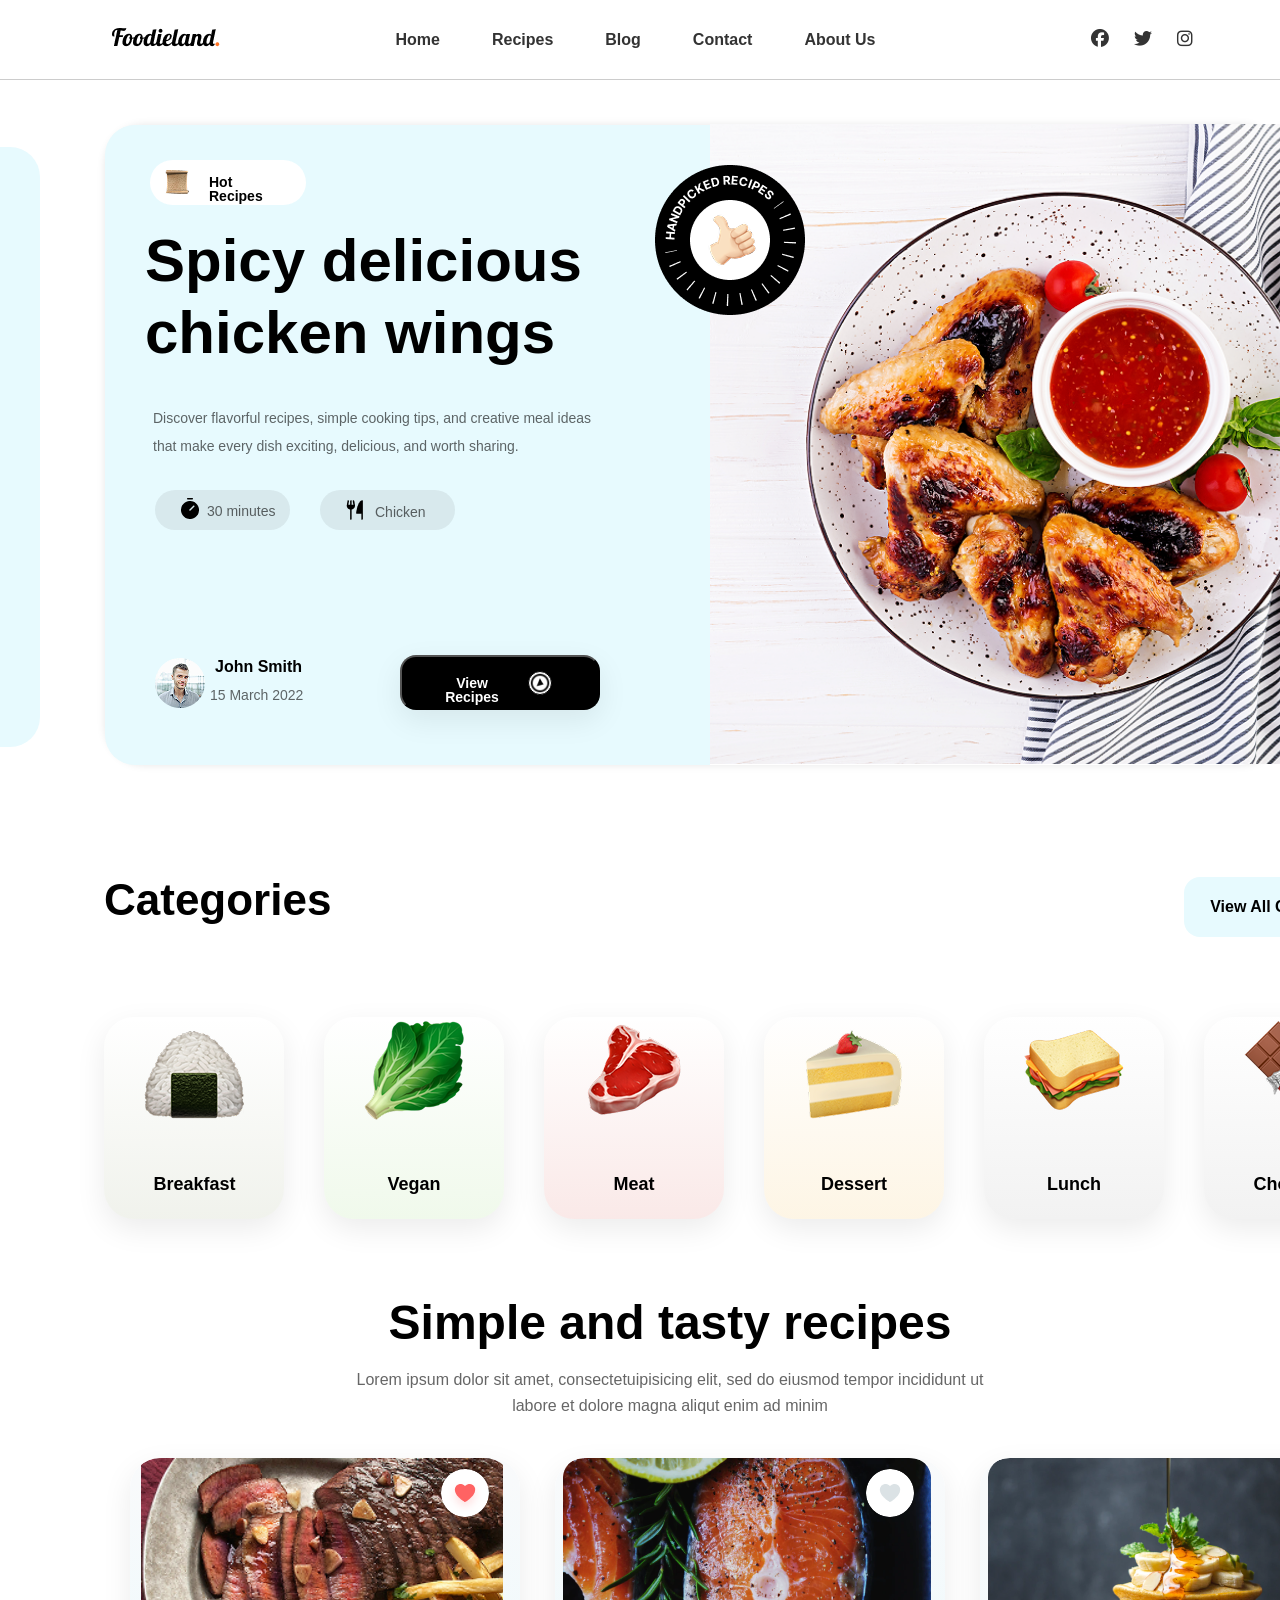
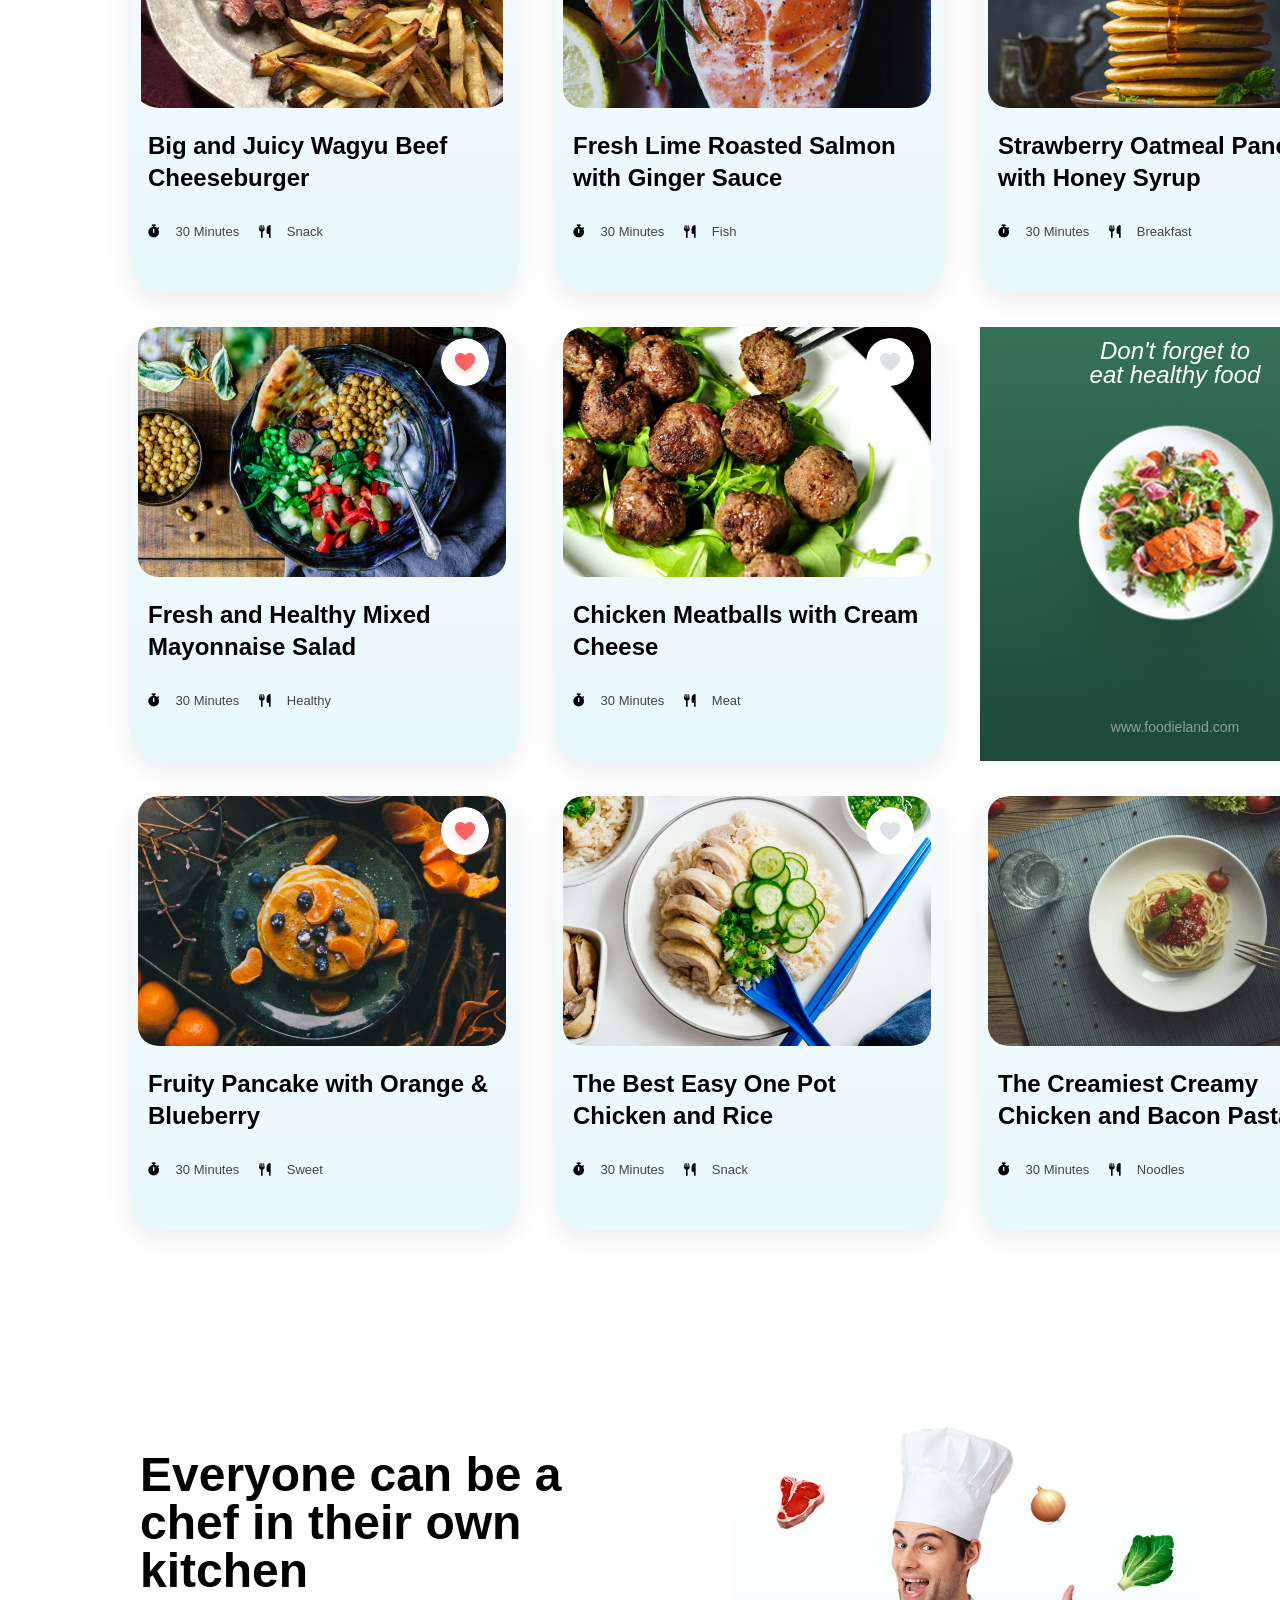
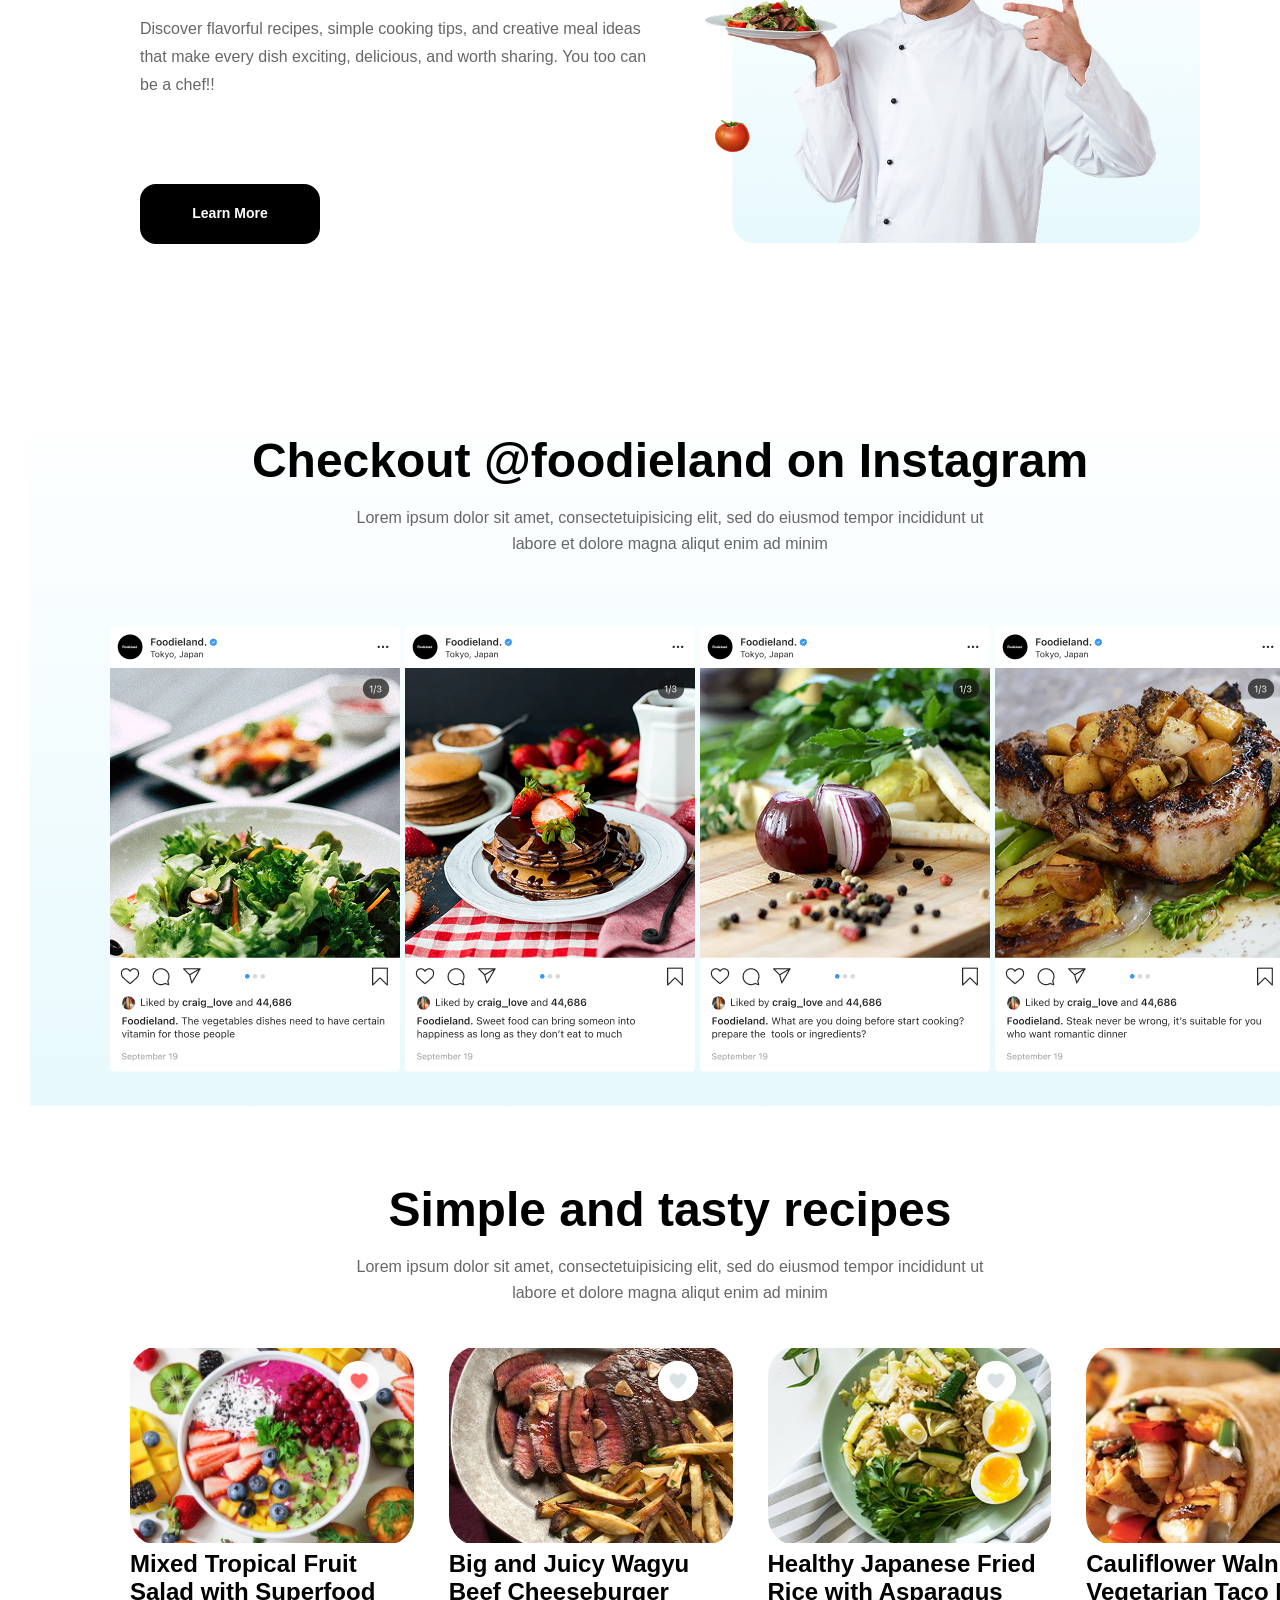
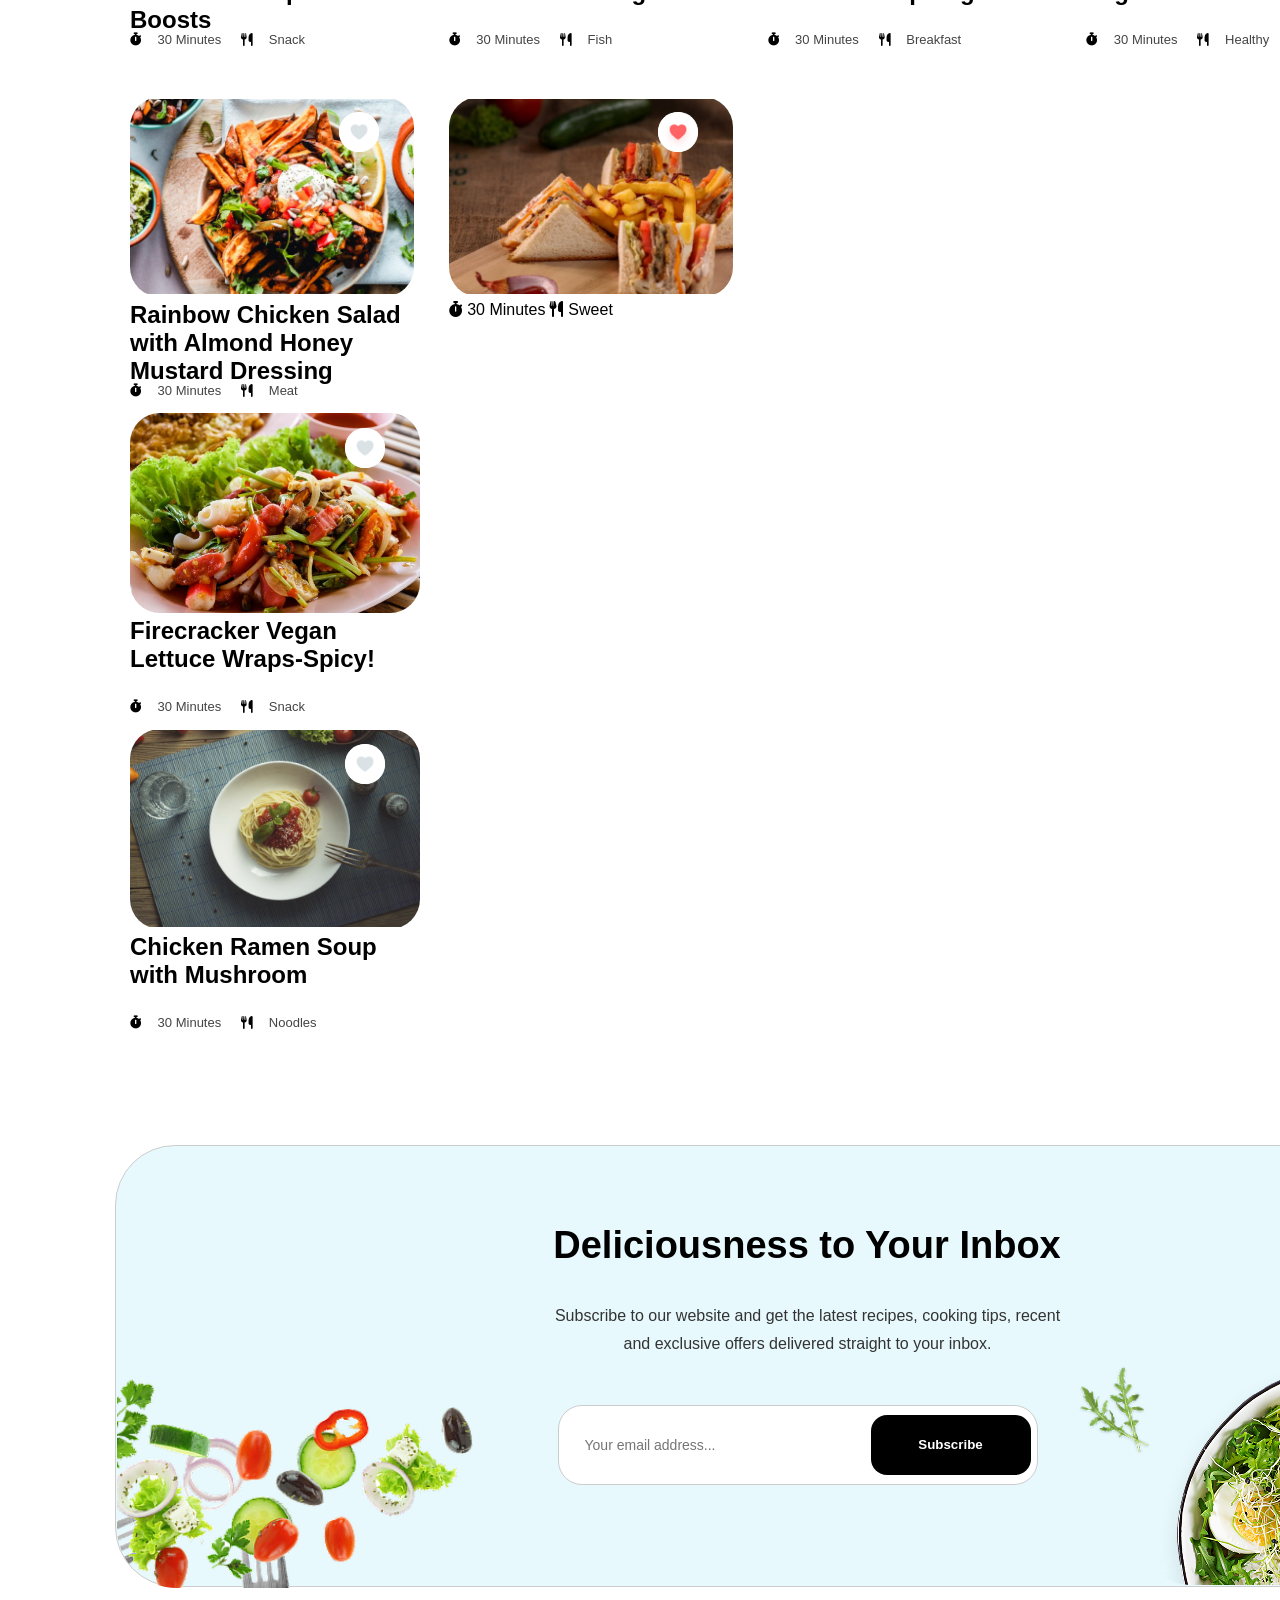
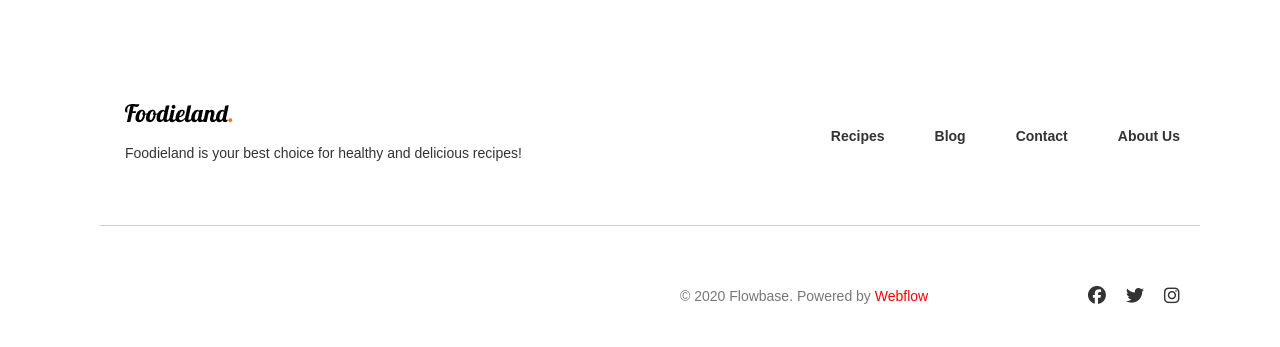
<file: index.html>
<!DOCTYPE html>
<html lang="en">
  <head>
    <meta charset="UTF-8">
    <meta name="viewport" content="width=device-width, initial-scale=1.0">
    <link
        rel="stylesheet"
        href="https://cdnjs.cloudflare.com/ajax/libs/font-awesome/6.5.0/css/all.min.css"
      />
    <link rel="stylesheet" href="style.css" />
    <title>HOMEPAGE</title>
  </head>
  <body>
    <header>
        
        <div class="logo">
          <img src="Images/Foodieland..png" alt="Foodieland Logo" />
        </div>

        
        <nav>
          <ul>
            <li><a href="index.html">Home</a></li>
            <li><a href="#">Recipes</a></li>
            <li><a href="blog.html">Blog</a></li>
            <li><a href="contact.html">Contact</a></li>
            <li><a href="#">About Us</a></li>
          </ul>
        </nav>

        
        <div class="social-icons">
          <a href="https://facebook.com">
            <i class="fa-brands fa-facebook"></i>
          </a>

          <a href="https://twitter.com">
            <i class="fa-brands fa-twitter"></i>
          </a>

          <a href="https://instagram.com">
            <i class="fa-brands fa-instagram"></i>
          </a>
        </div>
        
    </header>

    <section class="hero">
        <section class="hero-left">
          <h1>Spicy delicious chicken wings</h1>
          <p>Discover flavorful recipes, simple cooking tips, and creative meal ideas<br> that make every dish exciting, delicious, and worth sharing.</p>

          <div class="hot-recipes">
            <img src="Images/image 14.png" alt="Hot Recipes Image" />
            <span class="text">Hot Recipes</span>
          </div>

          <div class="timer-container">
            <div class="item">
              <span class="item-content"
                ><img src="Images/Timer.png" alt="timer" /></span
              >
            <span class="item-txt">30 minutes</span>
            </div>
            
          </div>

          <div class="curtleries-container">
            <div class="item">
              <span class="item-content"
                ><img src="Images/ForkKnife.png" alt="cutlery" /></span
              >
              <span class="item-text">Chicken</span>
            </div>
            
          </div>

          <div class="author-content">
            
            <img src="Images/Ellipse 2.png" alt="Chef Image" />

            <div class="author">
              <span> <strong>John Smith</strong> </span>
              <span class="date"> 15 March 2022 </span>
            </div>
            
          </div>

          <button class="hero-btn">
            <span id="style">View Recipes</span>
            <img src="Images/playbutton.png" alt="Button Icon" />
          </button>

      </section>

      <div class="hero-badge">
            <img src="Images/Badge.png" alt="badge" />
      </div>

      <div class="hero-right">
          <img src="Images/hero-image.png" alt="chicken in a plate" />
      </div>

    </section>

    <div class="right-side"></div>

    <div class="left-side"></div>

    <section class="categories">

      <div class="categories-header">
        <h2>Categories</h2>
        <button class="head-btn">
          View All Categories
        </button>
      </div>
     
      <div class="card-container">
        <div class="card" style="background: linear-gradient(180deg, #70824600 0%, #7082461A 100% );">
          <img src="Images/image 25.png" alt="rice image" />
          <p>Breakfast</p>
        </div>

        <div class="card" style="background: linear-gradient(180deg, #6CC63F00 0%, #6CC63F1A 100% );">
          <img src="Images/image 20.png" alt="Brocolli image" />
          <p>Vegan</p>
        </div>

        <div class="card" style="background: linear-gradient(180deg, #CC261B00 0%, #CC261B1A 100% );">
          <img src="Images/image 21.png" alt="Meat image" />
          <p>Meat</p>
        </div>

        <div class="card" style="background: linear-gradient(180deg, #fbfaf91a 0%, #F09E001A 100% );">
          <img src="Images/image 22.png" alt="Cake image" />
          <p>Dessert</p>
        </div>

        <div class="card" style="background: linear-gradient(180deg, #f8f7f70d 0%, #0000000D 100% );">
          <img src="Images/image 23.png" alt="Bread image"/>
          <p>Lunch</p>
        </div>

        <div class="card" style="background: linear-gradient(180deg, #faf9f90d 0%, #0000000D 100% );">
          <img src="Images/image 24.png" alt="Chocolate image" />
          <p>Chocolate</p>
        </div>

      </div>
    </section>

    <section class="section-recipe">
      <h2 class="section-title">Simple and tasty recipes</h2>
      <p class="recipe-tip">Lorem ipsum dolor sit amet, consectetuipisicing elit, sed do eiusmod tempor incididunt ut <br> labore et dolore magna aliqut enim ad minim </p>
      
      <div class="recipes-grid">
        <!-- Card 1 -->
        <div class="recipe-card">
          <div class="heart"><img src="Images/Group 852.png" alt="Love Emoji"
            /></div>
          <img src="Images/wagyu beef.png" alt="Wagyu Burger">
          <div class="recipe-info">
            <h3>Big and Juicy Wagyu Beef Cheeseburger</h3>
            <div class="recipe-meta">
              <span><i class="fas fa-stopwatch"></i> 30 Minutes</span>
              <span><i class="fas fa-utensils"></i>  Snack</span>
            </div>
          </div>
        </div>

        <!-- Card 2 -->
        <div class="recipe-card">
          <div class="heart" ><img src="Images/Group 852 (1).png" alt="Love Emoji"
            /></div>
          <img src="Images/Mask Group (13).png" alt="Salmon">
          <div class="recipe-info">
            <h3>Fresh Lime Roasted Salmon with Ginger Sauce</h3>
            <div class="recipe-meta">
              <span><i class="fas fa-stopwatch"></i> 30 Minutes</span>
              <span><i class="fas fa-utensils"></i>  Fish</span>
            </div>
          </div>
        </div>

        <!-- Card 3 -->
        <div class="recipe-card">
          <div class="heart"><img src="Images/Group 852 (1).png" alt="Love Emoji"
            /></div>
          <img src="Images/Mask Group (14).png" alt="Pancake">
          <div class="recipe-info">
            <h3>Strawberry Oatmeal Pancake with Honey Syrup</h3>
            <div class="recipe-meta">
              <span><i class="fas fa-stopwatch"></i> 30 Minutes</span>
              <span><i class="fas fa-utensils"></i>  Breakfast</span>
            </div>
          </div>
        </div>

        <!-- Card 4 -->
        <div class="recipe-card">
          <div class="heart"><img src="Images/Group 852.png" alt="Love Emoji"
            /></div>
          <img src="Images/Mask Group (9).png" alt="Salad">
          <div class="recipe-info">
            <h3>Fresh and Healthy Mixed Mayonnaise Salad</h3>
            <div class="recipe-meta">
              <span><i class="fas fa-stopwatch"></i> 30 Minutes</span>
              <span><i class="fas fa-utensils"></i>  Healthy</span>
            </div>
          </div>
        </div>

        <!-- Card 5 -->
        <div class="recipe-card">
          <div class="heart"><img src="Images/Group 852 (1).png" alt="Love Emoji"
            /></div>
          <img src="Images/Mask Group (10).png" alt="Meatballs">
          <div class="recipe-info">
            <h3>Chicken Meatballs with Cream Cheese</h3>
            <div class="recipe-meta">
              <span><i class="fas fa-stopwatch"></i> 30 Minutes</span>
              <span><i class="fas fa-utensils"></i>  Meat</span>
            </div>
          </div>
        </div>

        <!-- Green Banner -->
        <div class="green-card">
          <span class="text-up"><i>Don't forget to eat healthy food</i></span>
          <img src="Images/01.png" alt="Healthy Salad"> 
          <span class="text-down">www.foodieland.com</span>
        </div>

        <!-- Card 7 -->
        <div class="recipe-card">
          <div class="heart"><img src="Images/Group 852.png" alt="Love Emoji"
            /></div>
          <img src="Images/Mask Group (6).png" alt="Fruity Pancake">
          <div class="recipe-info">
            <h3>Fruity Pancake with Orange &amp; Blueberry</h3>
            <div class="recipe-meta">
              <span><i class="fas fa-stopwatch"></i> 30 Minutes</span>
              <span><i class="fas fa-utensils"></i>  Sweet</span>
            </div>
          </div>
        </div>

        <!-- Card 8 -->
        <div class="recipe-card">
          <div class="heart"><img src="Images/Group 852 (1).png" alt="Love Emoji"
            /></i></div>
          <img src="Images/Mask Group (7).png" alt="One Pot Chicken">
          <div class="recipe-info">
            <h3>The Best Easy One Pot Chicken and Rice</h3>
            <div class="recipe-meta">
              <span><i class="fas fa-stopwatch"></i> 30 Minutes</span>
              <span><i class="fas fa-utensils"></i>  Snack</span>
            </div>
          </div>
        </div>

        <!-- Card 9 -->
        <div class="recipe-card">
          <div class="heart"><img src="Images/Group 852 (1).png" alt="Love Emoji"
            /></div>
          <img src="Images/Mask Group (8).png" alt="Bacon Pasta">
          <div class="recipe-info">
            <h3>The Creamiest Creamy Chicken and Bacon Pasta</h3>
            <div class="recipe-meta">
              <span><i class="fas fa-stopwatch"></i> 30 Minutes</span>
              <span><i class="fas fa-utensils"></i>  Noodles</span>
            </div>
          </div>
        </div>
      </div>
    </section>

    <section class="chef">
      <section class="chef-left">
        <h2>Everyone can be a chef in their own kitchen</h2>
        <p>Discover flavorful recipes, simple cooking tips, and creative meal ideas<br> that make every dish exciting, delicious, and worth sharing. You too can be a chef!!
        </p>

        <button class="chef-btn">
          <span id="txt">Learn More</span>
        </button>

      </section>

      <div class="chef-right">
        <img src="Images/Group 880 (1).png" alt="chicken in a plate" />
      </div>

    </section>

    <section class="section-instagram">
      <h2 class="section-title">Checkout @foodieland on Instagram</h2>
      <p class="recipe-tip">Lorem ipsum dolor sit amet, consectetuipisicing elit, sed do eiusmod tempor incididunt ut <br> labore et dolore magna aliqut enim ad minim </p>
  

      <div class="instagram-grid">
        <div class="post1">
          <img src="Images/Post.png" alt="food" />
        </div>

        <div class="post2">
          <img src="Images/Post (1).png" alt="food" />
        </div>

        <div class="post3">
          <img src="Images/Post (2).png" alt="food" />
        </div>

        <div class="post1">
          <img src="Images/Post (3).png" alt="food" />
        </div>
      </div>
     
    </section>

    <section class="section-recipe">

      <div class="recipe-header">
        <h2 class="section-title">Simple and tasty recipes</h2>
        <p class="recipe-tip">Lorem ipsum dolor sit amet, consectetuipisicing elit, sed do eiusmod tempor incididunt ut <br> labore et dolore  magna aliqut enim ad minim 
        </p>

      </div>
      
      <div class="recipes-grids">
        <!-- Card 1 -->
        <div class="recipe-cards">
          <div class="heart"><img src="Images/Group 852.png" alt="Love Emoji"
            /></div>
          <img src="Images/Mask Group (2).png" alt="Fruit salad">
          <div class="recipe-infos">
            <h3>Mixed Tropical Fruit Salad with Superfood Boosts</h3>
            <div class="recipe-metas">
              <span><i class="fas fa-stopwatch"></i> 30 Minutes</span>
              <span><i class="fas fa-utensils"></i>  Snack</span>
            </div>
          </div>
        </div>

        <!-- Card 2 -->
        <div class="recipe-cards">
          <div class="heart" ><img src="Images/Group 852 (1).png" alt="Love Emoji"
            /></div>
          <img src="Images/wagyu beef.png" alt="Beef">
          <div class="recipe-infos">
            <h3>Big and Juicy Wagyu Beef Cheeseburger</h3>
            <div class="recipe-metas">
              <span><i class="fas fa-stopwatch"></i> 30 Minutes</span>
              <span><i class="fas fa-utensils"></i>  Fish</span>
            </div>
          </div>
        </div>

        <!-- Card 3 -->
        <div class="recipe-cards">
          <div class="heart"><img src="Images/Group 852 (1).png" alt="Love Emoji"
            /></div>
          <img src="Images/japa rice.png" alt="Japanese rice">
          <div class="recipe-infos">
            <h3>Healthy Japanese Fried Rice with Asparagus</h3>
            <div class="recipe-metas">
              <span><i class="fas fa-stopwatch"></i> 30 Minutes</span>
              <span><i class="fas fa-utensils"></i>  Breakfast</span>
            </div>
          </div>
        </div>

        <!-- Card 4 -->
        <div class="recipe-cards">
          <div class="heart"><img src="Images/Group 852.png" alt="Love Emoji"
            /></div>
          <img src="Images/taco meat.png" alt="taco meat">
          <div class="recipe-infos">
            <h3>Cauliflower Walnut Vegetarian Taco Meat</h3>
            <div class="recipe-metas">
              <span><i class="fas fa-stopwatch"></i> 30 Minutes</span>
              <span><i class="fas fa-utensils"></i>  Healthy</span>
            </div>
          </div>
        </div>

        <!-- Card 5 -->
        <div class="recipe-cards">
          <div class="heart"><img src="Images/Group 852 (1).png" alt="Love Emoji"
            /></div>
          <img src="Images/Mask Group (15).png" alt="Chicken salad">
          <div class="recipe-infos">
            <h3>Rainbow Chicken Salad with Almond Honey Mustard Dressing</h3>
            <div class="recipe-metas">
              <span><i class="fas fa-stopwatch"></i> 30 Minutes</span>
              <span><i class="fas fa-utensils"></i>  Meat</span>
            </div>
          </div>
        </div>

        <!-- Card 6 -->
        <div class="recipe-cards">
          <div class="heart"><img src="Images/Group 852.png" alt="Love Emoji"
            /></div>
          <img src="Images/Mask Group (16).png" alt="chicken and chips">
          <div class="recipe-infos>
            <h3>Barbecue Spicy Sandwiches with Chips</h3>
            <div class="recipe-metas>
              <span><i class="fas fa-stopwatch"></i> 30 Minutes</span>
              <span><i class="fas fa-utensils"></i>  Sweet</span>
            </div>
          </div>
        </div>

        <!-- Card 7 -->
        <div class="recipe-cards">
          <div class="heart"><img src="Images/Group 852 (1).png" alt="Love Emoji"
            /></i></div>
          <img src="Images/Mask Group (17).png" alt="Vegan lettuce">
          <div class="recipe-infos">
            <h3>Firecracker Vegan Lettuce Wraps-Spicy!</h3>
            <div class="recipe-metas">
              <span><i class="fas fa-stopwatch"></i> 30 Minutes</span>
              <span><i class="fas fa-utensils"></i>  Snack</span>
            </div>
          </div>
        </div>

        <!-- Card 8 -->
        <div class="recipe-cards">
          <div class="heart"><img src="Images/Group 852 (1).png" alt="Love Emoji"
            /></div>
          <img src="Images/Mask Group (8).png" alt="Chicken soup">
          <div class="recipe-infos">
            <h3>Chicken Ramen Soup with Mushroom</h3>
            <div class="recipe-metas">
              <span><i class="fas fa-stopwatch"></i> 30 Minutes</span>
              <span><i class="fas fa-utensils"></i>  Noodles</span>
            </div>
          </div>
        </div>
      </div>
    </section>

    <div class="container">
      <div class="container-content">
        <h2>Deliciousness to Your Inbox</h2>

        <p class="subscribe-text">
          Subscribe to our website and get the latest recipes, cooking tips, recent<br> and
          exclusive offers delivered straight to your inbox.
        </p>

        <form id="subscribe-form">
          <input
            type="email"
            id="subscribe-email"
            name="subscribe-email"
            placeholder="Your email address..."
            required
          />

          <button
            type="submit"
            class="subscribe-btn"
            onclick="alert('Successfully subscribed!')"
          >
            Subscribe
          </button>
        </form>
      </div>

      

      <div class="container-left-image">
        <img
          src="Images/kisspng-salad-salad-fresh-food-healthylife-vegetables-vegetarian-5d42e3a7cb8543 1.png"
          alt="Salad Image"
        />
      </div>

      <div class="container-topright-image">
        <img src="Images/rucola-png.png" alt="Rucola Image" />
      </div>

      
      <div class="container-bottomright-image">
        <img src="Images/Photo-plate (1).png" alt="Plate Image" />
      </div>
    </div>
    
    <footer class="footer">

      <div class="footer-top">

        <!-- Footer Logo -->
        <div class="footer-logo">
          <img src="Images/Foodieland..png" alt="Foodieland Logo" />
          <span class="footer-logo-text">Foodieland is your best choice for healthy and delicious recipes!</span>
        </div>

        <!-- Footer Links -->
        <ul class="footer-links">
          <li><a href="#">Recipes</a></li>
          <li><a href="Blog.html">Blog</a></li>
          <li><a href="contact.html">Contact</a></li>
          <li><a href="#">About Us</a></li>
        </ul>

      </div>

      <!-- Footer Divider -->
      <div class="footer-divider"></div>

      <!-- Footer Copyright -->
      <div class="footer-bottom"> 
        <p>
          &copy; 2020 Flowbase. Powered by <span class="colored">Webflow</span>
        </p>

        <!-- Footer Social Icons -->
        <div class="footer-social-icons">
          <a href="https://facebook.com">
           <i class="fa-brands fa-facebook"></i>
          </a>

          <a href="https://twitter.com">
           <i class="fa-brands fa-twitter"></i>
          </a>

          <a href="https://instagram.com">
            <i class="fa-brands fa-instagram"></i>
          </a>
        </div>
      </div>
    
    </footer>

  </body>
</html>
</file>
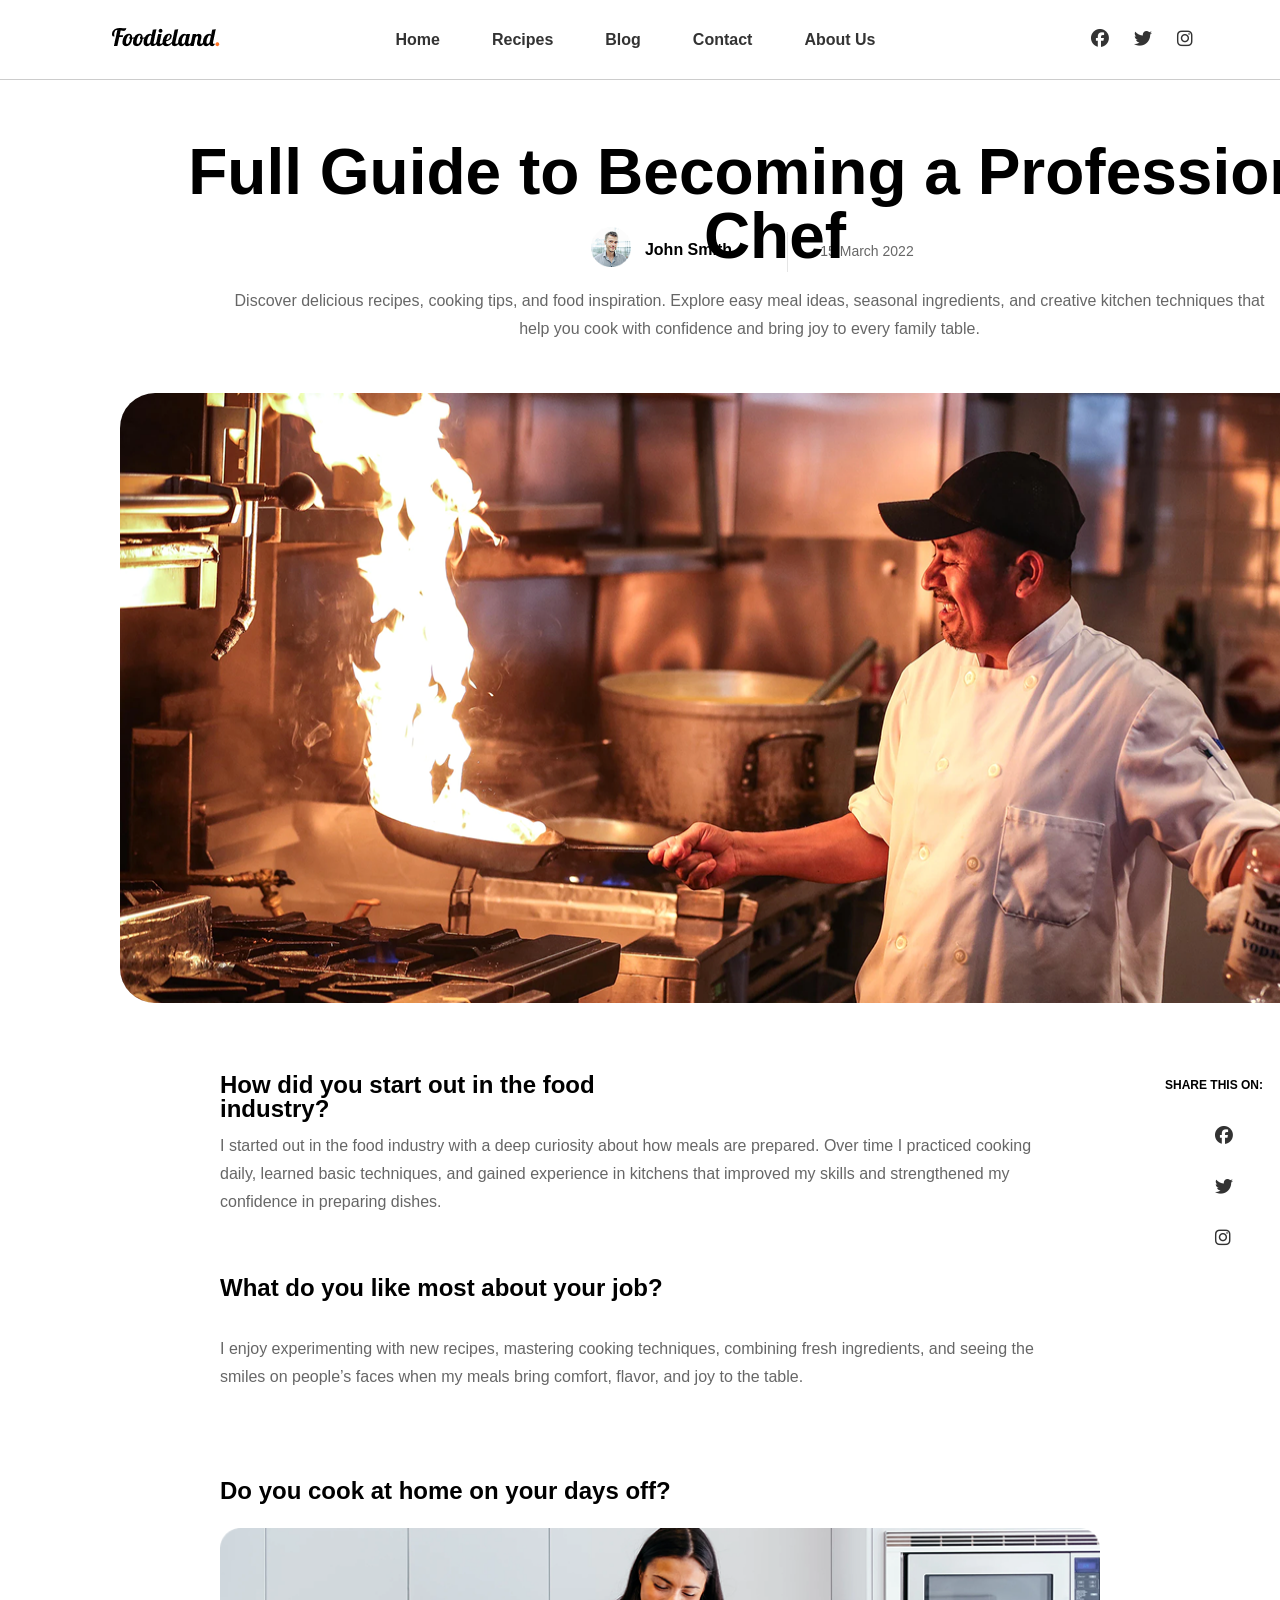
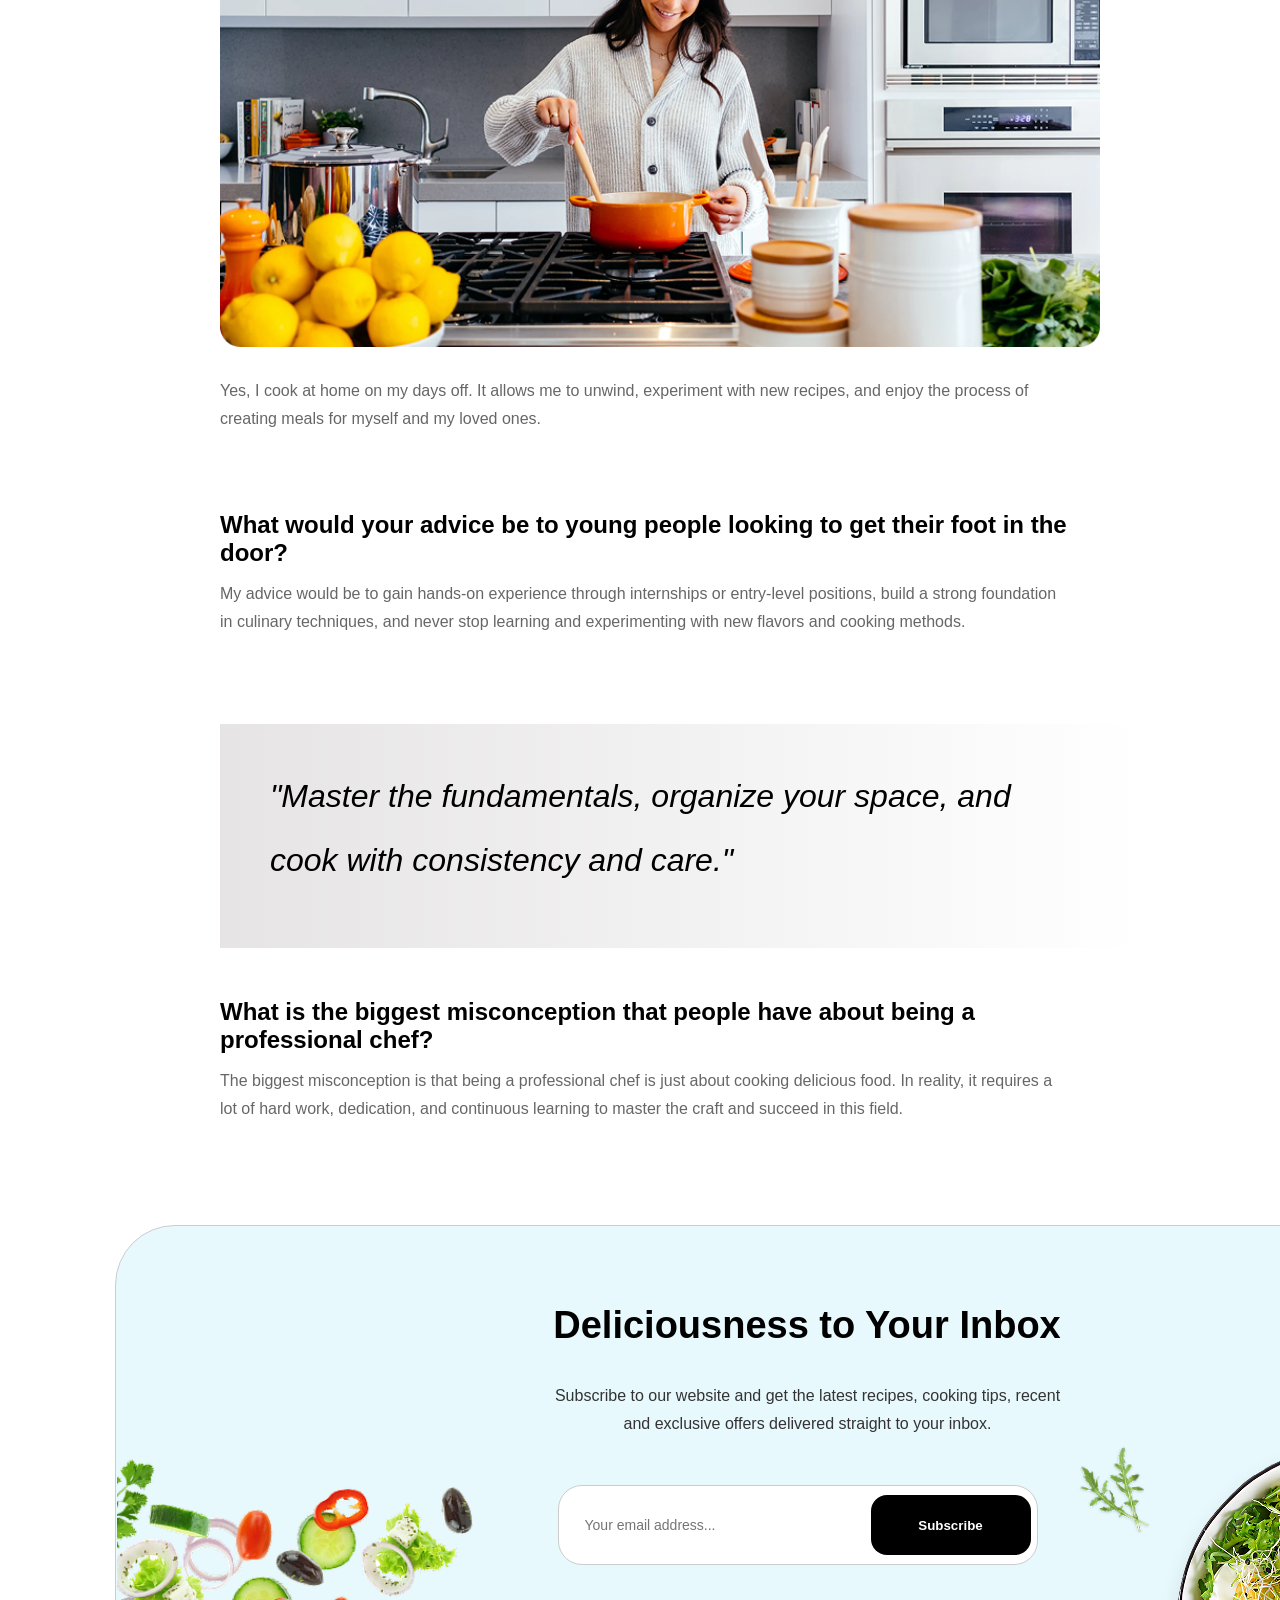
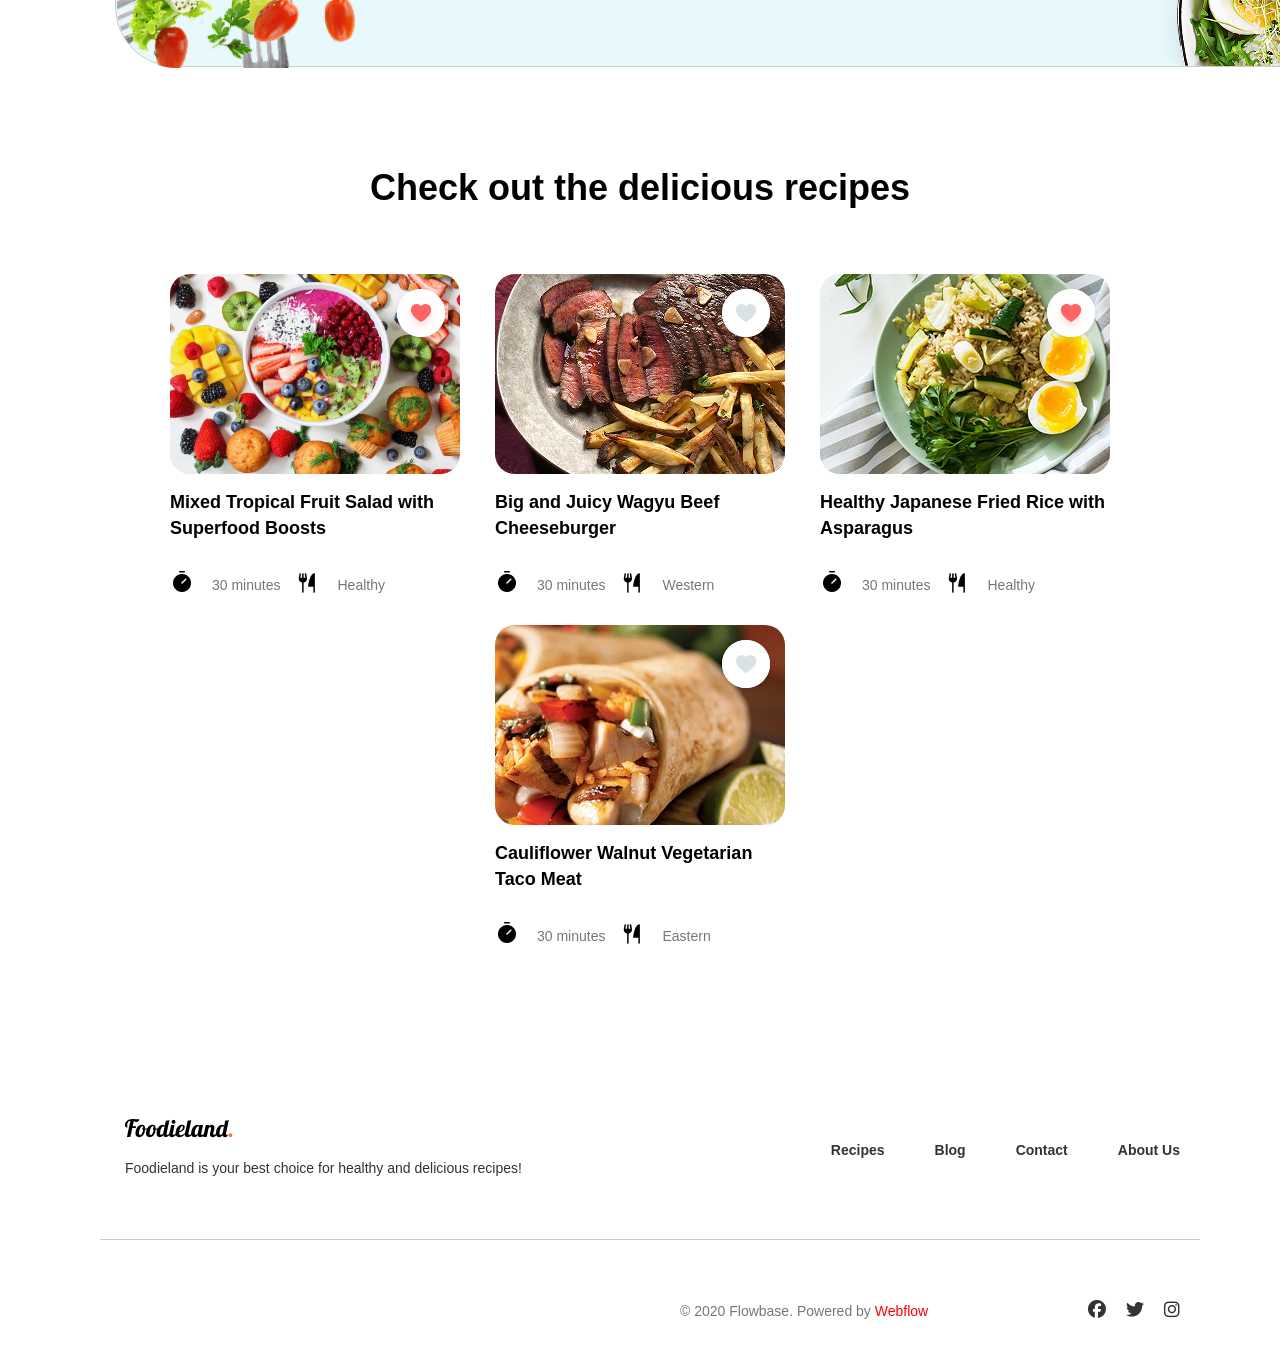
<file: blog.html>
<!doctype html>
<html lang="en">
  <head>
    <meta charset="UTF-8" />
    <meta name="viewport" content="width=device-width, initial-scale=1.0" />
    <link
      rel="stylesheet"
      href="https://cdnjs.cloudflare.com/ajax/libs/font-awesome/6.5.0/css/all.min.css"
    />
    <link rel="stylesheet" href="blog.css" />
    <title>Blog Page</title>
  </head>
  <body>
    <header>
      <!-- Logo -->
      <div class="logo">
        <img src="Images/Foodieland..png" alt="Foodieland Logo" />
      </div>

      <!-- Navigation Links -->
      <nav>
        <ul>
          <li><a href="index.html">Home</a></li>
          <li><a href="#">Recipes</a></li>
          <li><a href="blog.html">Blog</a></li>
          <li><a href="contact.html">Contact</a></li>
          <li><a href="#">About Us</a></li>
        </ul>
      </nav>

      <!-- Social Icons -->
      <div class="social-icons">
        <a href="https://facebook.com">
          <i class="fa-brands fa-facebook"></i>
        </a>

        <a href="https://twitter.com">
          <i class="fa-brands fa-twitter"></i>
        </a>

        <a href="https://instagram.com">
          <i class="fa-brands fa-instagram"></i>
        </a>
      </div>
    </header>

    <main>
      <h1>Full Guide to Becoming a Professional Chef</h1>

      <div class="content">
        <div class="left">
          <img src="Images/Ellipse 2.png" alt="Chef Image" />
          <span class="author"> <strong>John Smith</strong> </span>
        </div>

        <div class="divider"></div>

        <div class="right">
          <span class="date"> 15 March 2022 </span>
        </div>

        <p>
          Discover delicious recipes, cooking tips, and food inspiration.
          Explore easy meal ideas, seasonal ingredients, and creative kitchen
          techniques that help you cook with confidence and bring joy to every
          family table.
        </p>
      </div>
    </main>

    <div class="blog-image">
      <img src="Images/image 29.png" alt="Blog Image" />
    </div>

    <section class="blog-content">
      <article>
        <h3 class="blog-title">How did you start out in the food industry?</h3>
        <p class="blog-text">
          I started out in the food industry with a deep curiosity about how
          meals are prepared. Over time I practiced cooking daily, learned basic
          techniques, and gained experience in kitchens that improved my skills
          and strengthened my confidence in preparing dishes.
        </p>
      </article>

      <article>
        <h3 class="blog-title">What do you like most about your job?</h3>
        <p class="blog-text">
          I enjoy experimenting with new recipes, mastering cooking techniques,
          combining fresh ingredients, and seeing the smiles on people’s faces
          when my meals bring comfort, flavor, and joy to the table.
        </p>
      </article>

      <article>
        <h3 class="blog-title">Do you cook at home on your days off?</h3>
        <img src="Images/Rectangle 23.png" alt="Cooking Image" />
        <p class="blog-text">
          Yes, I cook at home on my days off. It allows me to unwind, experiment
          with new recipes, and enjoy the process of creating meals for myself
          and my loved ones.
        </p>
      </article>

      <article>
        <h3 class="blog-title">
          <span>What would your advice be to young people looking to get their foot in
          the door?</span>
        </h3>
        <p class="blog-text">
          My advice would be to gain hands-on experience through internships or
          entry-level positions, build a strong foundation in culinary
          techniques, and never stop learning and experimenting with new flavors
          and cooking methods.
        </p>
      </article>

      <article>
        <div class="text-layout">
          <p>
            <i>"Master the fundamentals, organize your space, and cook with
            consistency and care."</i>
          </p>
        </div>
      </article>

      <article>
        <h3 class="blog-title">
          <span>What is the biggest misconception that people have about being a<br />
          professional chef?</span>
        </h3>
        <p class="blog-text">
          The biggest misconception is that being a professional chef is just
          about cooking delicious food. In reality, it requires a lot of hard
          work, dedication, and continuous learning to master the craft and
          succeed in this field.
        </p>
        
        <div class="icons-container">

          <h4 class="share">SHARE THIS ON:</h4>
          <a href="https://facebook.com">
            <i class="fa-brands fa-facebook"></i>
          </a>

          <a href="https://twitter.com">
            <i class="fa-brands fa-twitter"></i>
          </a>

          <a href="https://instagram.com">
             <i class="fa-brands fa-instagram"></i>
          </a>
        </div>

      </article>

    </section>

    <div class="container">
      <div class="container-content">
        <h2>Deliciousness to Your Inbox</h2>

        <p class="subscribe-text">
          Subscribe to our website and get the latest recipes, cooking tips, recent<br> and
          exclusive offers delivered straight to your inbox.
        </p>

        <form id="subscribe-form">
          <input
            type="email"
            id="subscribe-email"
            name="subscribe-email"
            placeholder="Your email address..."
            required
          />

          <button
            type="submit"
            class="subscribe-btn"
            onclick="alert('Successfully subscribed!')"
          >
            Subscribe
          </button>
        </form>
      </div>

      

      <div class="container-left-image">
        <img
          src="Images/kisspng-salad-salad-fresh-food-healthylife-vegetables-vegetarian-5d42e3a7cb8543 1.png"
          alt="Salad Image"
        />
      </div>

      <div class="container-topright-image">
        <img src="Images/rucola-png.png" alt="Rucola Image" />
      </div>

      
      <div class="container-bottomright-image">
        <img src="Images/Photo-plate (1).png" alt="Plate Image" />
      </div>
    </div>

    <section class="recipe-container">
      <h2>Check out the delicious recipes</h2>

      <div class="card-container">
        <!-- Card 1 -->
        <div class="card">
          <div class="card-image">
            <img src="Images/fruit salad.png" alt="Card Image" />
            <span class="love-emoji"
              ><img src="Images/Group 852.png" alt="Love Emoji"
            /></span>
          </div>

          <h3 class="card-title">
            Mixed Tropical Fruit Salad with Superfood Boosts
          </h3>
          <div class="items">
            <span class="timer"
              ><img src="Images/Timer.png" alt="timer" /></span
            >
              <span class="timer-text">30 minutes</span>

            <span class="item"
              ><img src="Images/ForkKnife.png" alt="Healthy" /></span
            >
            <span class="item-text">Healthy</span>
          </div>
        </div>

        <!-- Card 2 -->
        <div class="card">
          <div class="card-image">
            <img src="Images/wagyu beef.png" alt="Card Image" />
            <span class="love-emoji"
              ><img src="Images/Group 852 (1).png" alt="Love Emoji"
            /></span>
          </div>

          <h3 class="card-title">Big and Juicy Wagyu Beef Cheeseburger</h3>
          
          <div class="items">
            <span class="timer"
              ><img src="Images/Timer.png" alt="timer" /></span
            >
            <span class="timer-text">30 minutes</span>

            <span class="item"
              ><img src="Images/ForkKnife.png" alt="Healthy" /></span
            >
            <span class="item-text">Western</span>
          </div>

        </div>

        <!-- Card 3 -->
        <div class="card">
          <div class="card-image">
            <img src="Images/japa rice.png" alt="Card Image" />
            <span class="love-emoji"
              ><img src="Images/Group 852.png" alt="Love Emoji"
            /></span>
          </div>

          <h3 class="card-title">Healthy Japanese Fried Rice with Asparagus</h3>
          
          <div class="items">
            <span class="timer"
              ><img src="Images/Timer.png" alt="timer" /></span
            >
            <span class="timer-text">30 minutes</span>

            <span class="item"
              ><img src="Images/ForkKnife.png" alt="Healthy" /></span
            >
            <span class="item-text">Healthy</span>
          </div>
        </div>

        <!-- Card 4 -->
        <div class="card">
          <div class="card-image">
            <img src="Images/taco meat.png" alt="Card Image" />
            <span class="love-emoji"
              ><img src="Images/Group 852 (1).png" alt="Love Emoji"
            /></span>
          </div>

          <h3 class="card-title">Cauliflower Walnut Vegetarian Taco Meat</h3>
          
          <div class="items">
            <span class="timer"
              ><img src="Images/Timer.png" alt="timer" /></span
            >
            <span class="timer-text">30 minutes</span>

            <span class="item"
              ><img src="Images/ForkKnife.png" alt="Healthy" /></span
            >
            <span class="item-text">Eastern</span>
          </div>
        </div>
      </div>
    </section>

    <footer class="footer">

      <div class="footer-top">

        <!-- Footer Logo -->
        <div class="footer-logo">
          <img src="Images/Foodieland..png" alt="Foodieland Logo" />
          <span class="footer-logo-text">Foodieland is your best choice for healthy and delicious recipes!</span>
        </div>

        <!-- Footer Links -->
        <ul class="footer-links">
          <li><a href="#">Recipes</a></li>
          <li><a href="Blog.html">Blog</a></li>
          <li><a href="contact.html">Contact</a></li>
          <li><a href="#">About Us</a></li>
        </ul>

      </div>

      <!-- Footer Divider -->
      <div class="footer-divider"></div>

      <!-- Footer Copyright -->
      <div class="footer-bottom"> 
        <p>
          &copy; 2020 Flowbase. Powered by <span class="colored">Webflow</span>
        </p>

        <!-- Footer Social Icons -->
        <div class="footer-social-icons">
          <a href="https://facebook.com">
           <i class="fa-brands fa-facebook"></i>
          </a>

          <a href="https://twitter.com">
           <i class="fa-brands fa-twitter"></i>
          </a>

          <a href="https://instagram.com">
            <i class="fa-brands fa-instagram"></i>
          </a>
        </div>
      </div>
    
    </footer>
  </body>
</html>
</file>
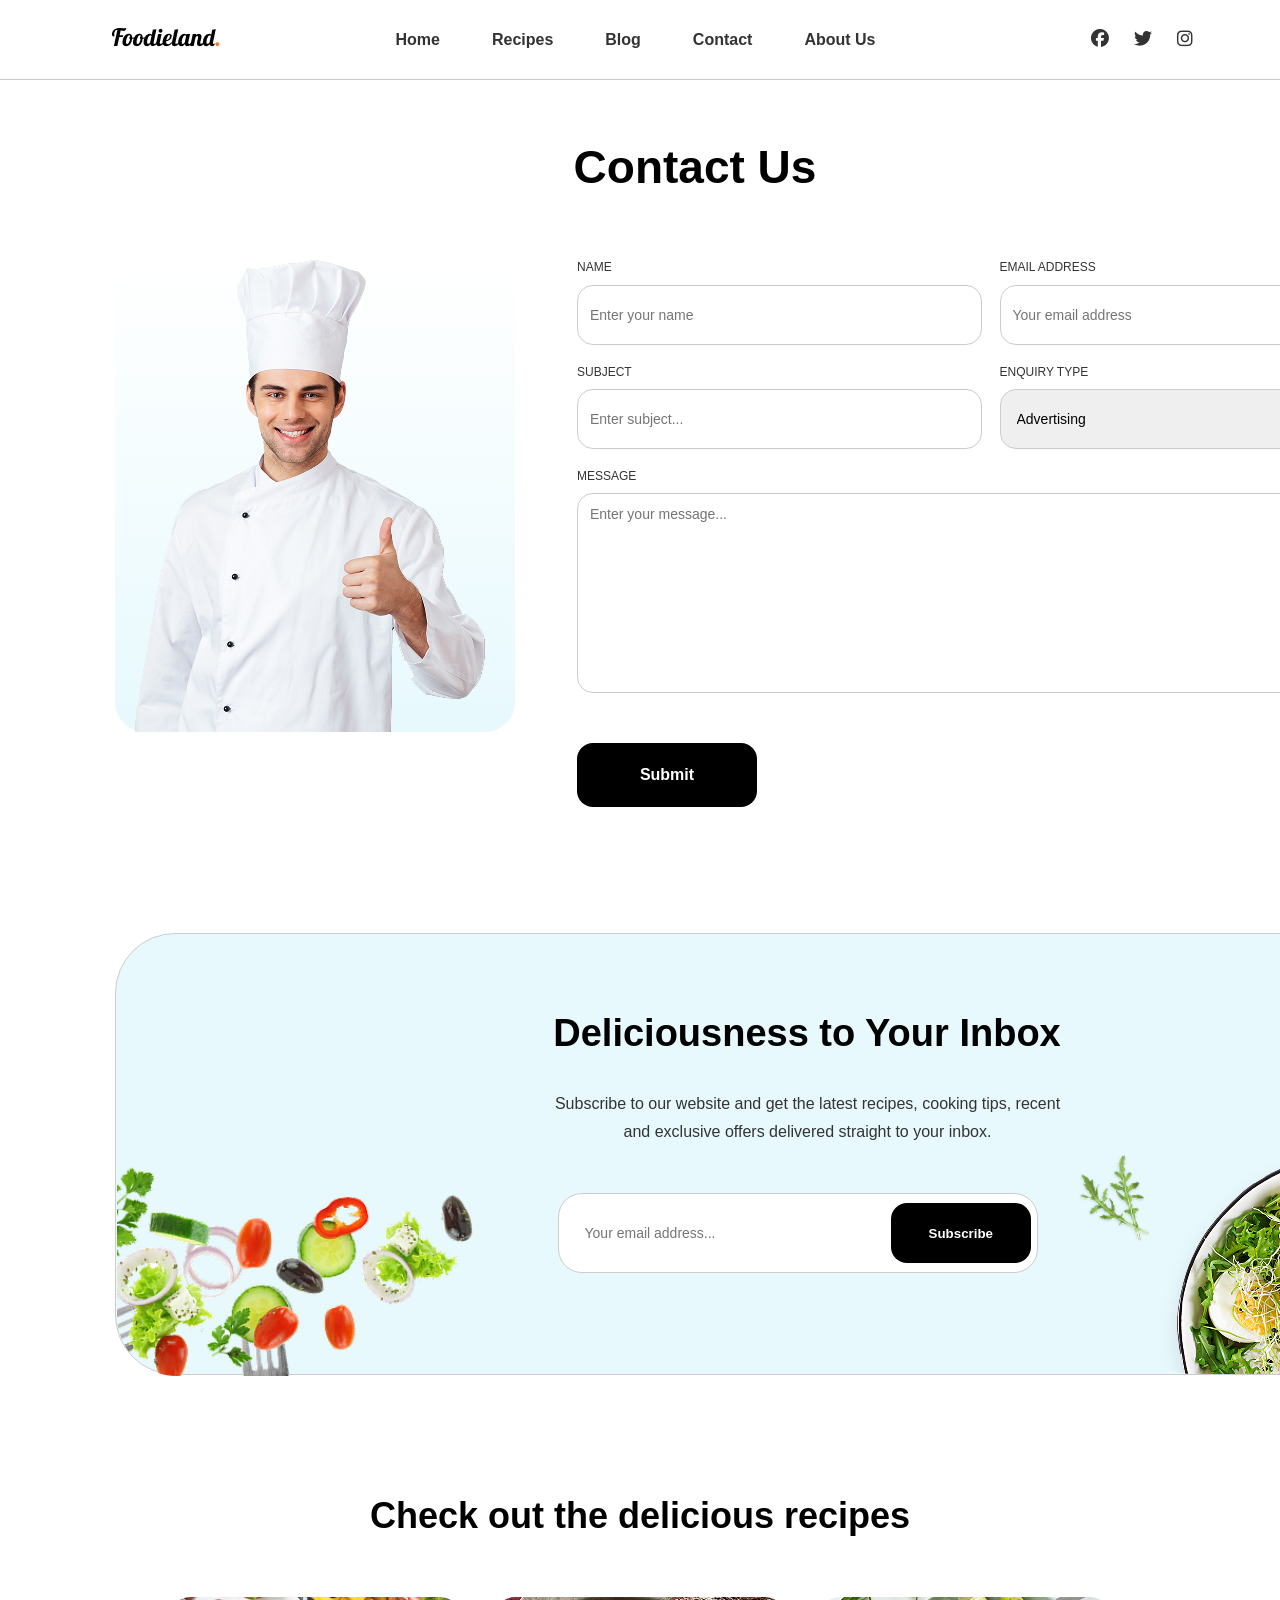
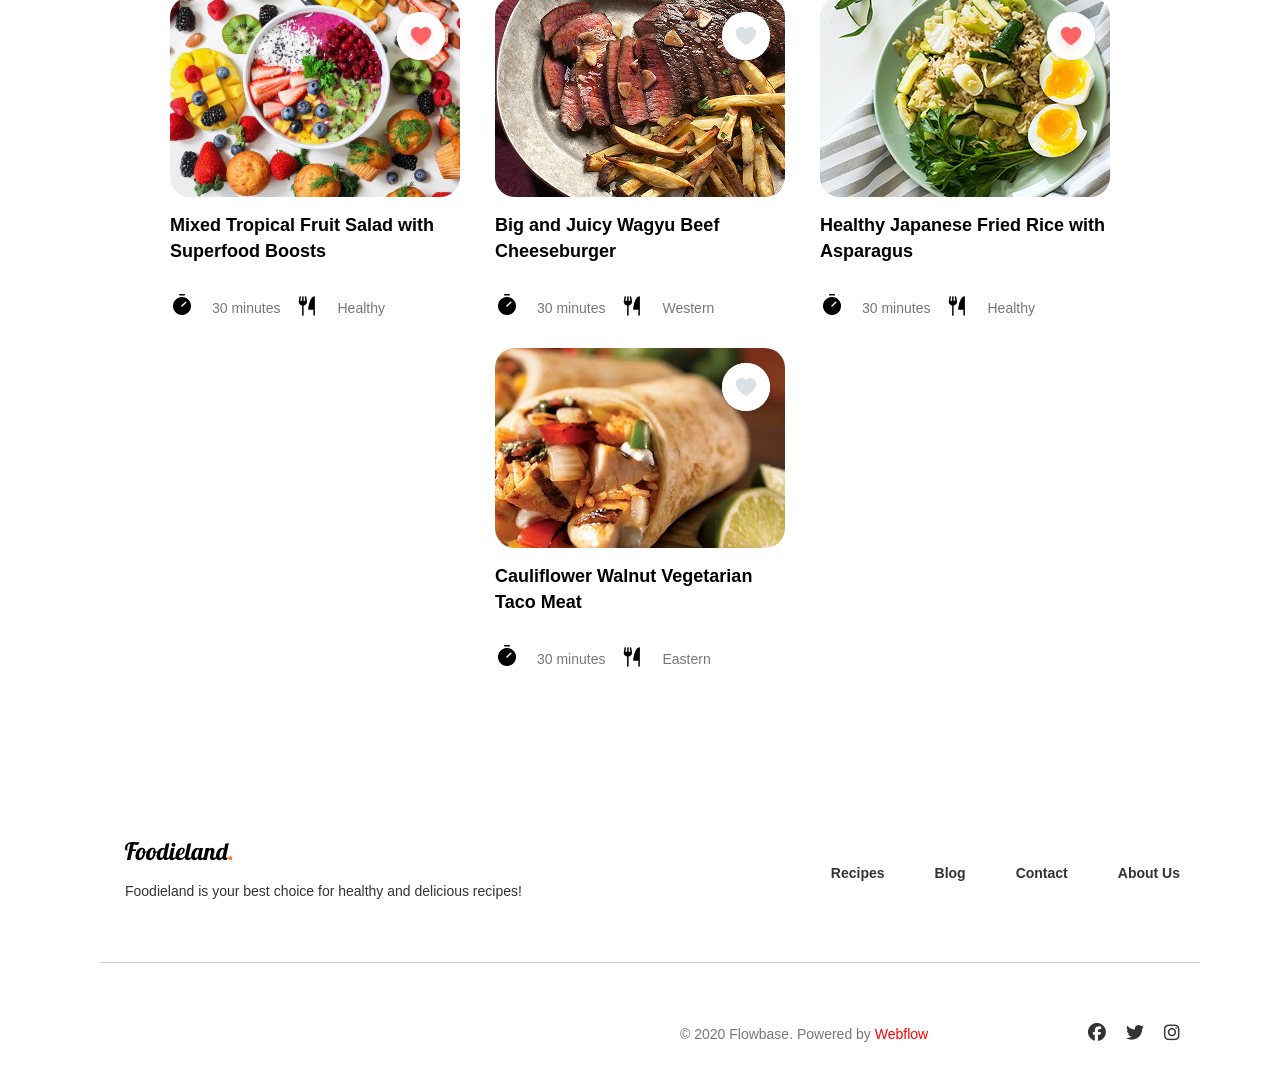
<file: contact.html>
<!doctype html>
<html lang="en">
  <head>
    <meta charset="UTF-8" />
    <meta name="viewport" content="width=device-width, initial-scale=1.0" />
    <link
      rel="stylesheet"
      href="https://cdnjs.cloudflare.com/ajax/libs/font-awesome/6.5.0/css/all.min.css"
    />
    <link rel="stylesheet" href="contact.css" />
    <title>Contact Page</title>
  </head>
  <body>
    <header>
      
      <div class="logo">
        <img src="Images/Foodieland..png" alt="Foodieland Logo" />
      </div>

      
      <nav>
        <ul>
          <li><a href="index.html">Home</a></li>
          <li><a href="#">Recipes</a></li>
          <li><a href="blog.html">Blog</a></li>
          <li><a href="contact.html">Contact</a></li>
          <li><a href="#">About Us</a></li>
        </ul>
      </nav>

      
      <div class="social-icons">
        <a href="https://facebook.com">
          <i class="fa-brands fa-facebook"></i>
        </a>

        <a href="https://twitter.com">
          <i class="fa-brands fa-twitter"></i>
        </a>

        <a href="https://instagram.com">
          <i class="fa-brands fa-instagram"></i>
        </a>
      </div>

    </header>

    <div class="contact-container">
      <h2>Contact Us</h2>

      <div class="contact-content">
        
        <div class="contact-image">
          <div class="contact-image-layout">
            <img src="Images/Layer 1 1.png" alt="Contact Image" />
          </div>
        </div>

        
        <div class="contact-info">
          <form id="contact-details">
          
            <div class="row">
              <div class="group">
                <label for="name">NAME</label>
                <input
                  type="text"
                  id="name"
                  name="name"
                  placeholder="Enter your name"
                  required
                />
              </div>

              <div class="group">
                <label for="email">EMAIL ADDRESS</label>
                <input
                  type="email"
                  id="email"
                  name="email"
                  placeholder="Your email address"
                  required
                />
              </div>
            </div>

            
            <div class="row">
              <div class="group">
                <label for="subject">SUBJECT</label>
                <input
                  type="text"
                  id="subject"
                  name="subject"
                  placeholder="Enter subject..."
                  required
                />
              </div>

              <div class="group">
                <label for="enquiry-type">ENQUIRY TYPE</label>
                <select id="enquiry-type" name="enquiry-type" required>
                  <option value="">Select an option</option>
                  <option value="general" selected>Advertising</option>
                  <option value="support">Support</option>
                  <option value="feedback">Feedback</option>
                </select>
              </div>
            </div>

          
            <div class="group full-width">
              <label for="message">MESSAGE</label>
              <textarea
                id="message"
                name="message"
                placeholder="Enter your message..."
                rows="5"
                required
              ></textarea>
            </div>

            
            <button
              type="submit"
              onclick="alert('Successfully submitted!')"
              class="submit-btn"
            >
              <span class="text">Submit</span>
            </button>
          </form>
        </div>
      </div>
    </div>

    
    <div class="container">
      <div class="container-content">
        <h2>Deliciousness to Your Inbox</h2>

        <p class="subscribe-text">
          Subscribe to our website and get the latest recipes, cooking tips, recent<br> and
          exclusive offers delivered straight to your inbox.
        </p>

        <form id="subscribe-form">
          <input
            type="email"
            id="subscribe-email"
            name="subscribe-email"
            placeholder="Your email address..."
            required
          />

          <button
            type="submit"
            class="subscribe-btn"
            onclick="alert('Successfully subscribed!')"
          >
            Subscribe
          </button>
        </form>
      </div>

      <!-- Decorative Images -->

      <div class="container-left-image">
        <img
          src="Images/kisspng-salad-salad-fresh-food-healthylife-vegetables-vegetarian-5d42e3a7cb8543 1.png"
          alt="Salad Image"
        />
      </div>

      <div class="container-topright-image">
        <img src="Images/rucola-png.png" alt="Rucola Image" />
      </div>

      
      <div class="container-bottomright-image">
        <img src="Images/Photo-plate (1).png" alt="Plate Image" />
      </div>
    </div>

   
    <section class="recipe-container">
      <h2>Check out the delicious recipes</h2>

      <div class="card-container">
        <!-- Card 1 -->
        <div class="card">
          <div class="card-image">
            <img src="Images/fruit salad.png" alt="Card Image" />
            <span class="love-emoji"
              ><img src="Images/Group 852.png" alt="Love Emoji"
            /></span>
          </div>

          <h3 class="card-title">
            Mixed Tropical Fruit Salad with Superfood Boosts
          </h3>
          <div class="items">
            <span class="timer"
              ><img src="Images/Timer.png" alt="timer" /></span
            >
              <span class="timer-text">30 minutes</span>

            <span class="item"
              ><img src="Images/ForkKnife.png" alt="Healthy" /></span
            >
            <span class="item-text">Healthy</span>
          </div>
        </div>

        <!-- Card 2 -->
        <div class="card">
          <div class="card-image">
            <img src="Images/wagyu beef.png" alt="Card Image" />
            <span class="love-emoji"
              ><img src="Images/Group 852 (1).png" alt="Love Emoji"
            /></span>
          </div>

          <h3 class="card-title">Big and Juicy Wagyu Beef Cheeseburger</h3>
          
          <div class="items">
            <span class="timer"
              ><img src="Images/Timer.png" alt="timer" /></span
            >
            <span class="timer-text">30 minutes</span>

            <span class="item"
              ><img src="Images/ForkKnife.png" alt="Healthy" /></span
            >
            <span class="item-text">Western</span>
          </div>

        </div>

        <!-- Card 3 -->
        <div class="card">
          <div class="card-image">
            <img src="Images/japa rice.png" alt="Card Image" />
            <span class="love-emoji"
              ><img src="Images/Group 852.png" alt="Love Emoji"
            /></span>
          </div>

          <h3 class="card-title">Healthy Japanese Fried Rice with Asparagus</h3>
          
          <div class="items">
            <span class="timer"
              ><img src="Images/Timer.png" alt="timer" /></span
            >
            <span class="timer-text">30 minutes</span>

            <span class="item"
              ><img src="Images/ForkKnife.png" alt="Healthy" /></span
            >
            <span class="item-text">Healthy</span>
          </div>
        </div>

        <!-- Card 4 -->
        <div class="card">
          <div class="card-image">
            <img src="Images/taco meat.png" alt="Card Image" />
            <span class="love-emoji"
              ><img src="Images/Group 852 (1).png" alt="Love Emoji"
            /></span>
          </div>

          <h3 class="card-title">Cauliflower Walnut Vegetarian Taco Meat</h3>
          
          <div class="items">
            <span class="timer"
              ><img src="Images/Timer.png" alt="timer" /></span
            >
            <span class="timer-text">30 minutes</span>

            <span class="item"
              ><img src="Images/ForkKnife.png" alt="Healthy" /></span
            >
            <span class="item-text">Eastern</span>
          </div>
        </div>
      </div>
    </section>

    <footer class="footer">

      <div class="footer-top">

        <!-- Footer Logo -->
        <div class="footer-logo">
          <img src="Images/Foodieland..png" alt="Foodieland Logo" />
          <span class="footer-logo-text">Foodieland is your best choice for healthy and delicious recipes!</span>
        </div>

        <!-- Footer Links -->
        <ul class="footer-links">
          <li><a href="#">Recipes</a></li>
          <li><a href="Blog.html">Blog</a></li>
          <li><a href="contact.html">Contact</a></li>
          <li><a href="#">About Us</a></li>
        </ul>

      </div>

      <!-- Footer Divider -->
      <div class="footer-divider"></div>

      <!-- Footer Copyright -->
      <div class="footer-bottom"> 
        <p>
          &copy; 2020 Flowbase. Powered by <span class="colored">Webflow</span>
        </p>

        <!-- Footer Social Icons -->
        <div class="footer-social-icons">
          <a href="https://facebook.com">
           <i class="fa-brands fa-facebook"></i>
          </a>

          <a href="https://twitter.com">
           <i class="fa-brands fa-twitter"></i>
          </a>

          <a href="https://instagram.com">
            <i class="fa-brands fa-instagram"></i>
          </a>
        </div>
      </div>
    
    </footer>
  </body>
</html>
</file>
<file: style.css>
* {
  font-family: "Inter", sans-serif;
  margin: 0;
  padding: 0;
  box-sizing: border-box;
}

/* Nav Bar */
header {
  display: flex;
  align-items: center;
  justify-content: space-between;
  padding: 16px 67px;
  background-color: white;
  border-bottom: 1px solid #ccc;
  width: 100%;
  height: 80px;
  position: sticky;
  top: 0;
  left: 0;
  z-index: 100;
}

/* logo */
.logo img {
  font-size: 24px;
  font-weight: bold;
  color: #333;
  margin-left: 45px;
}

/* nav links */
nav ul {
  display: flex;
  gap: 52px;
  list-style: none;
  margin-left: -40px;
}

nav a {
  text-decoration: none;
  color: #333;
  font-size: 16px;
  font-weight: 550;
}

/* social icons */
.social-icons {
  display: flex;
  gap: 25px;
  margin-right: 20px;
}

.social-icons a {
  color: #333;
  font-size: 18px;
}

.hero {
  max-width: 1280px;
  height: 640px;
  top: 150px;
  left: 69px;
  color: white;
  display: grid;
  padding: auto;
  margin-top: 45px;
  border-radius: 40px;
  box-shadow: 0 0 8px rgba(0, 0, 0, 0.1);
  margin-left: 105px;
}

.hero-left {
  width: 605px;
  height: 640px;
  top: 150px;
  left: 69px;
  background: rgba(231, 250, 254, 1);
  border-top-left-radius: 30px;
  border-bottom-left-radius: 30px;
}

.hero-left h1 {
  width: 520px;
  height: 154px;
  top: 277px;
  left: 119px;
  font-weight: 600;
  font-size: 60px;
  line-height: 120%;
  letter-spacing: -4%;
  color: rgba(0, 0, 0, 1);
  padding: 0 40px;
  margin-top: 100px;
}

.hot-recipes {
  width: 156px;
  height: 45px;
  margin-top: -300px;
  margin-left: 45px;
  background-color: rgba(255, 255, 255, 1);
  border-radius: 30px;
  border: 1px;
  display: flex;
}

.hot-recipes img {
  width: 24px;
  height: 24px;
  top: 211px;
  left: 139px;
  margin-top: 10px;
  margin-left: 15px;
  display: absolute;
}

.text {
  width: 79px;
  height: 17px;
  top: 215px;
  left: 176px;
  font-weight: 600;
  font-size: 14px;
  line-height: 100%;
  letter-spacing: -2%;
  color: rgba(0, 0, 0, 1);
  display: absolute;
  margin-top: 15px;
  margin-left: 20px;
}

.hero-left p {
  width: 500px;
  height: 56px;
  top: 455px;
  left: 119px;
  font-weight: 400;
  font-size: 14px;
  line-height: 28px;
  letter-spacing: 0%;
  color: rgba(0, 0, 0, 0.6);
  margin-top: 25px;
  margin-left: 48px;
}

.timer-container {
  width: 135px;
  height: 40px;
  top: 541px;
  left: 119px;
  border-radius: 30px;
  background-color: #2d2c2c14;
  border: 1px;
  margin-top: 285px;
  margin-left: 50px;
}

.curtleries-container {
  width: 135px;
  height: 40px;
  top: 541px;
  left: 119px;
  border-radius: 30px;
  background-color: #2b2a2a14;
  border: 1px;
  margin-top: -40px;
  margin-left: 215px;
}

.item {
  width: 107px;
  height: 24px;
  top: 549px;
  left: 130px;
  display: flex;
  padding: 0 10px;
}

.item-content {
  width: 24px;
  height: 24px;
  top: 549px;
  left: 132px;
  color: #000000;
  padding: 0px 13px;
  margin-top: 8px;
}

.item-text {
  width: 70px;
  height: 17px;
  top: 552px;
  left: 169px;
  font-weight: 500;
  font-size: 14px;
  line-height: 100%;
  letter-spacing: -2%;
  color: rgba(0, 0, 0, 0.6);
  margin-left: 19px;
  margin-top: 15px;
}

.item-txt {
  width: 70px;
  height: 17px;
  top: 552px;
  left: 169px;
  font-weight: 500;
  font-size: 14px;
  line-height: 100%;
  letter-spacing: -2%;
  color: rgba(0, 0, 0, 0.6);
  margin-left: 38px;
  margin-top: -48px;
  position: absolute;
}

.author-content {
  width: 163px;
  height: 50px;
  top: 685px;
  left: 119px;
  margin-left: 50px;
  margin-top: 128px;
  display: flex;
  flex-direction: column;
}

.author-content img {
  width: 50px;
  height: 50px;
}

.author {
  margin-left: 60px;
  margin-top: -50px;
  gap: 45px;
}

.author strong {
  width: 86px;
  height: 19px;
  top: 688px;
  left: 185px;
  font-family: "inter", sans-serif;
  font-weight: 700;
  font-size: 16px;
  line-height: 100%;
  letter-spacing: -2%;
  color: rgba(0, 0, 0, 1);
  margin-top: -25px;
}

.date {
  width: 97px;
  height: 17px;
  top: 715px;
  left: 185px;
  font-family: "inter", sans-serif;
  font-weight: 400;
  font-size: 14px;
  line-height: 100%;
  letter-spacing: -2%;
  color: rgba(0, 0, 0, 0.6);
  position: absolute;
  margin-top: -27px;
  margin-left: 25px;
}

.hero-btn {
  width: 200px;
  height: 55px;
  border-radius: 16px;
  background-color: rgba(0, 0, 0, 1);
  color: white;
  margin-top: -53px;
  margin-left: 295px;
  margin-bottom: -15px;
  position: absolute;
  justify-content: center;
  align-items: center;
  cursor: pointer;
  box-shadow: 0 10px 30px rgba(0, 0, 0, 0.08);
  transition: all 0.3s ease;
}

.hero-btn:hover {
  transform: scale(1.12);
}

#style {
  width: 88px;
  height: 17px;
  font-weight: 600;
  font-size: 14px;
  line-height: 100%;
  letter-spacing: -2%;
  color: rgba(255, 255, 255, 1);
  position: absolute;
  margin-left: -20px;
  margin-top: 8px;
}

.hero-btn img {
  width: 24px;
  height: 24px;
  border: 1px solid black;
  background-color: rgba(255, 255, 255, 1);
  margin-left: 80px;
  border-radius: 50%;
  margin-top: 3px;
}

.hero-right {
  width: 675px;
  height: 640px;
  top: 150px;
  left: 689px;
}

.hero-right img {
  width: 100%;
  height: 640px;
  margin-top: -1080px;
  margin-left: 605px;
  object-fit: cover;
  margin-bottom: 15px;

  border-top-right-radius: 30px;
  border-bottom-right-radius: 30px;
}

.hero-badge {
  position: absolute;
  margin-top: 40px;
  margin-left: 550px;
  width: 40px;
  height: 40px;
}

.right-side {
  width: 40px;
  height: 600px;
  position: sticky;
  margin-top: -618px;
  background-color: rgba(231, 250, 254, 1);
  border-top-right-radius: 30px;
  border-bottom-right-radius: 30px;
}

.left-side {
  width: 40px;
  height: 600px;
  position: absolute;
  margin-left: 1480px;
  margin-top: -605px;
  background-color: rgba(231, 250, 254, 1);
  border-top-left-radius: 30px;
  border-bottom-left-radius: 30px;
}

.categories {
  border: none;
  width: 1280px;
  height: 342px;
  top: 950px;
  left: 80px;
  margin-top: 130px;
  margin-left: 104px;
}

.categories-header {
  display: flex;
  justify-content: space-between;
  margin-bottom: 50px;
  align-items: center;
}

.categories-header h2 {
  width: 238px;
  height: 58px;
  top: 952px;
  left: 80px;
  font-weight: 600;
  font-size: 44px;
  line-height: 100%;
  letter-spacing: -4%;
  color: rgba(0, 0, 0, 1);
}

.head-btn {
  width: 200px;
  height: 60px;
  top: 950px;
  left: 1160px;
  border-radius: 16px;
  background-color: rgba(231, 250, 254, 1);
  border: none;
  font-weight: 600;
  font-size: 16px;
  letter-spacing: -2%;
  line-height: 100%;
  color: rgba(0, 0, 0, 1);
  cursor: pointer;
}

.card-container {
  width: 1280px;
  height: 202px;
  top: 1090px;
  left: 80px;
  display: flex;
  flex-wrap: wrap;
  gap: 40px;
  margin-top: 80px;
}

.card {
  width: 180px;
  height: 202px;
  top: 1090px;
  left: 80px;
  display: flex;
  flex-direction: column;
  border-radius: 30px;
  justify-content: center;
  align-items: center;
  gap: 15px;
  box-shadow: 0 10px 30px rgba(0, 0, 0, 0.08);
  transition: all 0.3s ease;
  margin-bottom: 10px;
}

.card:hover {
  transform: scale(1.12);
}

.card img {
  width: 100px;
  height: 100px;
  top: 1090px;
  left: 120px;
  object-fit: contain;
  margin-bottom: 40px;
}

.card p {
  width: 81px;
  height: 22px;
  top: 1240px;
  left: 129px;
  font-weight: 600;
  font-size: 18px;
  line-height: 100%;
  letter-spacing: -2%;
  color: rgba(0, 0, 0, 1);
  text-align: center;
  margin-bottom: 20px;
}

.section-recipe {
  padding: 40px 20px;
  max-width: 1280px;
  width: 100%;
  margin-top: 40px;
  margin-left: 30px;
}

.section-title {
  text-align: center;
  font-size: 48px;
  font-weight: 600;
  margin-bottom: 20px;
  color: #000000;
  line-height: 100%;
  letter-spacing: -4%;
  width: 526px;
  width: 100%;
}

.recipe-tip {
  text-align: center;
  color: #666;
  font-size: 16px;
  margin-bottom: 40px;
  line-height: 1.6;
}

.recipes-grid {
  display: grid;
  grid-template-columns: repeat(3, 1fr);
  gap: 35px;
  max-width: 1280px;
  width: 100%;
}

.recipe-card {
  background: linear-gradient(180deg, #f9fafb 0%, #e7f9fd 100%);
  border-radius: 30px;
  overflow: hidden;
  position: relative;
  box-shadow: 0 10px 30px rgba(0, 0, 0, 0.08);
  max-width: 400px;
  width: 100%;
  height: 434px;

  left: 80px;
}

.recipe-card img {
  max-width: 384px;
  width: 100%;
  height: 250px;
  object-fit: contain;
  border-radius: 30px;
}

.heart {
  position: absolute;
  top: 15px;
  right: 35px;
  background: white;
  width: 40px;
  height: 40px;
  border-radius: 50%;
  display: flex;
  align-items: center;
  justify-content: center;
  z-index: 2;
}

.heart img {
  width: 48px;
  height: 48px;
}

.recipe-info {
  padding: 18px;
}

.recipe-info h3 {
  font-size: 24px;
  font-weight: 600;
  margin-bottom: 12px;
  line-height: 32px;
  letter-spacing: -4%;
  color: #000000;
}

.recipe-meta {
  display: flex;
  gap: 20px;
  font-size: 13px;
  color: #444;
  margin-top: 30px;
}

.recipe-meta i {
  color: #000000;
  width: 24px;
  height: 24px;
}

.green-card {
  background: linear-gradient(180deg, #357355 0%, #1d483b 100%);
  position: relative;
  overflow: hidden;
  display: flex;
  flex-direction: column;
  align-items: center;
  justify-content: center;
  flex-direction: column;
  text-align: center;
  color: white;
  padding: 20px;
  left: 80px;
  height: 434px;
}

.green-card img {
  max-width: 354px;
  width: 100%;
}

.text-up {
  font-family:
    "Segoe UI",
    Tahoma,
    Geneva,
    Verdana,
    sans-serif cursive;
  font-size: 24px;
  line-height: 100%;
  font-weight: 400;
  letter-spacing: 0%;
  color: #ffffff;
  margin-top: 6px;
  width: 172px;
  height: 60px;
}

.text-down {
  width: 137px;
  height: 17px;
  font-weight: 500;
  font-size: 14px;
  color: rgba(255, 255, 255, 0.6);
  opacity: 0.8;
  margin-bottom: 20px;
}

.chef {
  display: flex;
  align-items: center;
  justify-content: space-between;
  padding: 60px 40px;
  border-radius: 30px;
  max-width: 1290px;
  margin-left: 100px;
  height: auto;
  margin-top: auto;
}

.chef-left {
  flex: 1;
  max-width: 526px;
  height: 356px;
  border-radius: 16px;
}

.chef-left h2 {
  font-size: 48px;
  font-weight: 600;
  line-height: 100%;
  letter-spacing: -4%;
  color: rgba(0, 0, 0, 1);
  margin-bottom: 20px;
  max-width: 526px;
}

.chef-left p {
  font-size: 16px;
  color: rgba(0, 0, 0, 0.6);
  font-weight: 400;
  letter-spacing: 0%;
  margin-bottom: 25px;
  line-height: 28px;
  max-width: 508px;
  height: 84px;
}

.chef-btn {
  background-color: rgba(0, 0, 0, 1);
  color: rgba(255, 255, 255, 1);
  padding: 12px 24px;
  border-radius: 16px;
  border: none;
  cursor: pointer;
  transition: 0.3s ease;
  width: 180px;
  height: 60px;
  margin-top: 60px;
}

#txt {
  width: 75px;
  height: 17px;
  font-size: 14px;
  font-weight: 600;
  line-height: 100%;
  letter-spacing: -2%;
}

.chef-btn:hover {
  background-color: #333;
}

.chef-right {
  flex: 1;
  border-radius: 25px;
  display: flex;
  align-items: center;
  justify-content: center;
  padding: 40px;
  position: relative;
  max-width: 710px;
  height: 597px;
}

.chef-right img {
  max-width: 100%;
  height: auto;
}

.section-instagram {
  padding: 0px;
  width: 100%;
  margin-top: 50px;
  margin-left: 30px;
  background: linear-gradient(
    180deg,
    rgb(253, 255, 255) 0%,
    rgba(231, 249, 253, 1) 100%
  );
}

.instagram-grid {
  display: grid;
  grid-template-columns: repeat(4, 1fr);
  gap: 5px;
  max-width: 1440px;
  padding: 30px 60px;
  width: 100%;
  margin-left: 20px;
}

.recipes-grids {
  display: grid;
  grid-template-columns: repeat(4, 1fr);
  gap: 35px;
  max-width: 1440px;
  width: 100%;
}

.recipe-cards {
  overflow: hidden;
  position: relative;
  max-width: 290px;
  width: 100%;
  height: 316px;
  left: 80px;
  border: none;
}

.recipe-cards img {
  max-width: 290px;
  width: 100%;
  height: 200px;
  object-fit: contain;
  border-radius: 30px;
}

.recipe-infos h3 {
  font-size: 24px;
  font-weight: 600;
  margin-bottom: 12px;
  line-height: 28px;
  letter-spacing: -4%;
  color: #000000;
  width: 290px;
  height: 52px;
}

.recipe-metas {
  display: flex;
  gap: 20px;
  font-size: 13px;
  color: #444;
  margin-top: 30px;
}

.recipe-metas i {
  color: #000000;
  width: 24px;
  height: 24px;
}

.container {
  width: 1295px;
  height: 442px;
  top: 1087px;
  left: 80px;
  border-radius: 60px;
  border: 1px solid #ccc;
  background-color: #e7f9fd;
  justify-content: center;
  align-items: center;
  margin: 60px 115px;
  text-align: center;
}

.container-content {
  width: 620px;
  margin: auto;
  height: 282px;
  padding: 80px 60px;
  justify-content: center;
  align-items: center;
}

.container-content h2 {
  width: 589px;
  height: 56px;
  font-size: 38px;
  color: #000000;
  font-weight: 600;
  line-height: 1.0;
}

.subscribe-text  {
  width: 620px;
  height: 58px;
  font-size: 16px;
  color: #333333;
  margin-top: 20px;
  margin-left: -15px;
  line-height: 28px;
  font-weight: 400;
}


#subscribe-form {
  display: flex;
  align-items: center;
  background-color: #ffffff;
  border: 1px solid #ccc;
  padding: 6px;
  border-radius: 24px; 
  width: 480px;
  transition: all 0.3s ease; 
  height: 80px;
  margin: 45px;
}


#subscribe-form:focus-within {
  border-color: #000000; 
  box-shadow: 0 0 8px rgba(0, 0, 0, 0.1); 
}

/* The Input Field */
#subscribe-email {
  flex-grow: 1;
  border: none;
  outline: none; 
  padding: 10px 20px;
  font-size: 14px;
  background: transparent;
}

/* The Button */
.subscribe-btn {
  width: 160px;
  height: 60px;
  background-color: #000000;
  color: #ffffff;
  border: none;
  padding: 14px 32px;
  border-radius: 16px;
  font-weight: bold;
  cursor: pointer;
  transition:
    transform 0.1s active,
    opacity 0.2s;
}

.subscribe-btn:hover {
  opacity: 0.85;
}

.subscribe-btn:active {
  transform: scale(0.96); /* Subtle "click" animation */
}

.container-left-image {
  position: absolute;
  margin-top: -240px;
  margin-left: 1.3px;
  opacity: 1;
}

.container-left-image img {
  width: 400px;
  height: 400px;
  border-radius: 15%;
}

.container-topright-image {
  position: absolute;
  margin-bottom: -300px;
  margin-left: 950px;
  margin-top: -70px;
  opacity: 1;
  rotate: -5deg;
  width: 90px;
  height: 90px;
}

.container-bottomright-image {
  position: absolute;
  
  margin-left: 987px;
  margin-top: -82.5px;
  opacity: 1;
  width: 353px;
  height: 353px;
}

.container-bottomright-image img {
  border-radius: 15%;
}

.footer {
  background-color: #ffffff;
  padding: 40px 80px;
  margin-top: 60px;
}

.footer-top {
  display: flex;
  justify-content: space-between;
  align-items: center;
  margin-bottom: 40px;
}

.footer-logo img {
  font-size: 24px;
  font-weight: bold;
  color: #333;
  margin-left: 45px;
}

.footer-logo-text {
  font-size: 14px;
  color: #333;
  margin-left: -108px;
  margin-top: 40px;
  line-height: 1.4;
  position: absolute;
}

.footer-links {
  display: flex;
  gap: 50px;
  list-style: none;
  margin-top: 40px;
  margin-right: 20px;
}

.footer-links a {
  text-decoration: none;
  color: #333;
  font-size: 14px;
  font-weight: 550;
}

.footer-divider {
  height: 1px;
  background-color: #ccc;
  margin-top: 80px;
  margin-left: 20px;
}

.footer-bottom {
  display: flex;
  justify-content: space-between;
  align-items: center;
  margin-top: 20px;
}

.footer-bottom p {
  font-size: 14px;
  color: #777;
  margin-left: 600px;
  text-align: center;
  margin-top: 40px;
}

.footer-bottom .colored{
  color: red;
}

.footer-social-icons {
  display: flex;
  gap: 20px;
  margin-right: 20px;
  margin-top: 40px;
}

.footer-social-icons a {
  color: #333;
  font-size: 18px;
}

@media (max-width: 768px) {
  .chef {
    flex-direction: column;
    text-align: center;

    padding: 40px 20px;
  }

  .chef-left h2 {
    font-size: 28px;
    max-width: 100%;
  }

  .chef-right {
    width: 100%;
    padding: 30px;
  }
}

@media (max-width: 992px) {
  .section-recipe {
    padding: 50px 40px;
  }

  .recipes-grid {
    grid-template-columns: repeat(2, 1fr);
  }
}

@media (max-width: 600px) {
  .section-recipe {
    padding: 40px 20px;
  }

  .recipes-grid {
    grid-template-columns: 1fr;
  }
}
</file>
<file: blog.css>
* {
  font-family: 'Inter', sans-serif;
  margin: 0;
  padding: 0;
  box-sizing: border-box;
}

/* Nav Bar */
header {
  display: flex;
  align-items: center;
  justify-content: space-between;
  padding: 16px 67px;
  background-color: white;
  border-bottom: 1px solid #ccc;
  width: 100%;
  height: 80px;
  position: sticky;
  top: 0;
  left: 0;
  z-index: 100;
}

/* logo */
.logo img {
  font-size: 24px;
  font-weight: bold;
  color: #333;
  margin-left: 45px;
}

/* nav links */
nav ul {
  display: flex;
  gap: 52px;
  list-style: none;
  margin-left: -40px;
}

nav a {
  text-decoration: none;
  color: #333;
  font-size: 16px;
  font-weight: 550;
}

/* social icons */
.social-icons {
  display: flex;
  gap: 25px;
  margin-right: 20px;
}

.social-icons a {
  color: #333;
  font-size: 18px;
}

main {
width: 1221px;
height: 253px;
top: 190px;
left: 110px;
justify-content: center;
align-items: center;
text-align: center;
padding: 60px ;
}

main h1 {
  font-size: 64px;
  font-weight: 600;
  font-family: 'inter', sans-serif;
  color: rgba(0, 0, 0, 1);
  margin-bottom: 20px;
  height: 77px;
  width: 1230px;
  line-height: 100%;
  letter-spacing: -4%;
  margin-left: 100px;
}

.content {
  display: flex;
  gap: 30px;
  width: 324px;
  height: 40px;
  
  align-items: center;
  margin-left: 80px;
}

.left {
  align-items: center;
  justify-content: center;
  margin-left: 400px;
  position: absolute;
  margin-bottom: 20px;
  width: 142px;
  height: 40px;
}

.left img {
  width: 40px;
  height: 40px;
}

.author strong {
  font-weight: 700;
  font-size: 16px;
  color: rgba(0, 0, 0, 1);
  height: 19px;
  width: 99px;
  line-height: 100%;
  letter-spacing: -2%;
  margin-bottom: 10px;
  margin-left: 8px;
  position: absolute;
  margin-top: 15px;
}

.right {
  align-items: center;
  justify-content: center;
  margin-left: 400px;
  position: absolute;
  margin-bottom: 20px;
  width: 97px;
  height: 17px;
}

.date {
  font-size: 14px;
  font-weight: 500;
  font-family: 'inter', sans-serif;
  color: rgba(0, 0, 0, 0.6);
  height: 17px;
  width: 97px;
  line-height: 100%;
  letter-spacing: -2%;
  margin-bottom: 10px;
  margin-left: 230px;
  position: absolute;
  margin-top: 5px;
}

.divider {
  border: 1px;
  height: 40px;
  background-color: rgba(0, 0, 0, 0.1);
  width: 1px;
  position: absolute;
  margin-top: 1px;
  margin-left: 647px;
  margin-bottom: 12px;
}

.content p {
  font-size: 16px;
  font-weight: 400;
  color: rgba(0, 0, 0, 0.6);
  width: 1059px;
  height: 56px;
  letter-spacing: 0%;
  line-height: 28px;
  position: absolute;
  margin-top: 115px;
  margin-left: 80px;
}

.blog-image {
  width: 1280px;
  height: 600px;
  margin-left: 120px;
  margin-top: 60px;
  margin-bottom: 30px;
}


.blog-image img {
  width: 1280px;
  height: 610px;
  top: 507px;
  left: 80px;
  border-radius: 35px;
}

.blog-content {
  display: flex;
  flex-direction: column;
  width: 920px;
  height: 1772px;
  gap: 60px;
  margin-top: 80px;
  padding: 0px 20px;
  margin-left: 200px;
}

.blog-content article {
  display: flex;
  flex-direction: column;
  gap: 20px;
}

.blog-title {
  width: 455px;
  height: 29px;
  font-family: 'inter', sans-serif;
  font-weight: 600;
  font-size: 24px;
  line-height: 100%;
  letter-spacing: -4%;
  color: rgba(0, 0, 0, 1);
}

.blog-title span {
  width: 854px;
  height: 29px;
  font-family: 'inter', sans-serif;
  line-height: 28px;
  letter-spacing: -4%;
  font-size: 24px;
  font-weight: 600;
  color: rgba(0, 0, 0, 1);
  position: absolute;
  margin-top: -10px;
}

.blog-text {
  width: 839px;
  height: 84px;
  font-family: 'inter', sans-serif;
  font-weight: 400;
  font-size: 16px;
  line-height: 28px;
  letter-spacing: 0%;
  color: rgba(0, 0, 0, 0.6);
  margin-top: 10px;
  }

  .text-layout {
  width: 920px;
  height: 224px;
  top: 2491px;
  left: 150px;
  border: 1px;
  background: linear-gradient(270deg, rgba(0, 0, 0, 0) 0%, rgb(230, 228, 228) 100%);
  }

  .text-layout p {
    font-family: 'inter', sans-serif;
    font-weight: 500;
    font-size: 32px;
    line-height: 64px;
    letter-spacing: -4%;
    color: rgba(0, 0, 0, 1);
    width: 839px;
    height: 128px;
    position: absolute;
    padding: 10px 20px;
    margin-top: 30px;
    margin-left: 30px;
  }

  .icons-container {
   display: flex;
   gap: 30px;
   flex-direction: column;
   width: 131px;
   height: 204.72px;
   margin-top: -1692px;
   margin-left: 945px;
  }

  .icons-container h4 {
    width: 131px;
    height: 17px;
    font-family: 'inter', sans-serif;
    font-weight: 600;
    font-size: 12px;
    line-height: 100%;
    letter-spacing: 10%;
    color: rgba(0, 0, 0, 1);
  }

  .icons-container a {
    color: #333;
    font-size: 18px;
    margin-left: 50px;
  }

  .container {
  width: 1295px;
  height: 442px;
  top: 1087px;
  left: 80px;
  border-radius: 60px;
  border: 1px solid #ccc;
  background-color: #e7f9fd;
  justify-content: center;
  align-items: center;
  margin: 0px 115px;
  margin-top: -20px;
  text-align: center;
}

.container-content {
  width: 620px;
  margin: auto;
  height: 282px;
  padding: 80px 60px;
  justify-content: center;
  align-items: center;
}

.container-content h2 {
  width: 589px;
  height: 56px;
  font-size: 38px;
  color: #000000;
  font-weight: 600;
  line-height: 1.0;
}

.subscribe-text  {
  width: 620px;
  height: 58px;
  font-size: 16px;
  color: #333333;
  margin-top: 20px;
  margin-left: -15px;
  line-height: 28px;
  font-weight: 400;
}


#subscribe-form {
  display: flex;
  align-items: center;
  background-color: #ffffff;
  border: 1px solid #ccc;
  padding: 6px;
  border-radius: 24px; 
  width: 480px;
  transition: all 0.3s ease; 
  height: 80px;
  margin: 45px;
}


#subscribe-form:focus-within {
  border-color: #000000; 
  box-shadow: 0 0 8px rgba(0, 0, 0, 0.1); 
}


#subscribe-email {
  flex-grow: 1;
  border: none;
  outline: none; 
  padding: 10px 20px;
  font-size: 14px;
  background: transparent;
}


.subscribe-btn {
  width: 160px;
  height: 60px;
  background-color: #000000;
  color: #ffffff;
  border: none;
  padding: 14px 32px;
  border-radius: 16px;
  font-weight: bold;
  cursor: pointer;
  transition:
  transform 0.1s active,
  opacity 0.2s;
}

.subscribe-btn:hover {
  opacity: 0.85;
}

.subscribe-btn:active {
  transform: scale(0.96); 
}

.container-left-image {
  position: absolute;
  margin-top: -240px;
  margin-left: 1.3px;
  opacity: 1;
}

.container-left-image img {
  width: 400px;
  height: 400px;
  border-radius: 15%;
}

.container-topright-image {
  position: absolute;
  margin-bottom: -300px;
  margin-left: 950px;
  margin-top: -70px;
  opacity: 1;
  rotate: -5deg;
  width: 90px;
  height: 90px;
}

.container-bottomright-image {
  position: absolute;
  margin-left: 987px;
  margin-top: -82.5px;
  opacity: 1;
  width: 353px;
  height: 353px;
}

.container-bottomright-image img {
  border-radius: 15%;
}

.recipe-container {
 padding: 60px;
 background-color: #ffffff;
 margin-top: 40px;
}

.recipe-container h2 {
  font-size: 36px;
  color: #000000;
  font-weight: 600;
  margin-bottom: 65px;
  text-align: center;
}

.card-container {
  display: flex;
  gap: 35px;
  justify-content: center;
  flex-wrap: wrap;
}

.card {
  width: 290px;
  height: 316px;
  display: flex;
  flex-direction: column;
}

.card-image {
  position: relative;
  width: 290px;
  height: 200px;
  margin-bottom: 15px;
}

.card-image img {
  width: 100%;
  height: 100%;
  object-fit: cover;
  border-radius: 20px; 
}

.love-emoji {
  position: absolute;
  top: 15px;
  right: 15px;
  background: white;
  width: 48px;
  height: 48px;
  border-radius: 50%;
  display: flex;
  align-items: center;
  justify-content: center;
  box-shadow: 0 2px 5px rgba(0,0,0,0.1);
}

.card-title {
  font-size: 18px;
  line-height: 26px;
  margin-bottom: 15px;
  height: 52px; 
  font-weight: 600;
  color: #000;
}

.items {
  display: flex;
  align-items: center;
  font-size: 14px;
  color: #777;
  margin-right: 15px;
  margin-top: 5px;
  gap: 15px;
}

.timer img, .item img {
  width: 24px;
  height: 24px;
  margin-right: 8px;
  margin-top: 10px;
}

.timer-text, .item-text {
  font-size: 14px;
  color: #777;
  margin-top: 10px;
  margin-left: -5px;
}

.footer {
  background-color: #ffffff;
  padding: 40px 80px;
  margin-top: 60px;
}

.footer-top {
  display: flex;
  justify-content: space-between;
  align-items: center;
  margin-bottom: 40px;
}

.footer-logo img {
  font-size: 24px;
  font-weight: bold;
  color: #333;
  margin-left: 45px;
}

.footer-logo-text {
  font-size: 14px;
  color: #333;
  margin-left: -108px;
  margin-top: 40px;
  line-height: 1.4;
  position: absolute;
}

.footer-links {
  display: flex;
  gap: 50px;
  list-style: none;
  margin-top: 40px;
  margin-right: 20px;
}

.footer-links a {
  text-decoration: none;
  color: #333;
  font-size: 14px;
  font-weight: 550;
}

.footer-divider {
  height: 1px;
  background-color: #ccc;
  margin-top: 80px;
  margin-left: 20px;
}

.footer-bottom {
  display: flex;
  justify-content: space-between;
  align-items: center;
  margin-top: 20px;
}

.footer-bottom p {
  font-size: 14px;
  color: #777;
  margin-left: 600px;
  text-align: center;
  margin-top: 40px;
}

.footer-bottom .colored{
  color: red;
}

.footer-social-icons {
  display: flex;
  gap: 20px;
  margin-right: 20px;
  margin-top: 40px;
}

.footer-social-icons a {
  color: #333;
  font-size: 18px;
}

/* ========================= */
/* Tablet Devices */
/* ========================= */

@media (max-width: 768px) {

  .container {
    width: 100%;
    padding: 0 20px;
  }

  .cards {
    grid-template-columns: repeat(2, 1fr);
  }

}


/* ========================= */
/* Mobile Devices */
/* ========================= */

@media (max-width: 480px) {

  .container {
    flex-direction: column;
  }

  .cards {
    grid-template-columns: 1fr;
  }

}
</file>
<file: contact.css>
* {
  font-family: 'Inter', sans-serif;
  margin: 0;
  padding: 0;
  box-sizing: border-box;
}

/* Nav Bar */
header {
  display: flex;
  align-items: center;
  justify-content: space-between;
  padding: 16px 67px;
  background-color: white;
  border-bottom: 1px solid #ccc;
  width: 100%;
  height: 80px;
  position: sticky;
  top: 0;
  left: 0;
  z-index: 100;
}

/* logo */
.logo img {
  font-size: 24px;
  font-weight: bold;
  color: #333;
  margin-left: 45px;
}

/* nav links */
nav ul {
  display: flex;
  gap: 52px;
  list-style: none;
  margin-left: -40px;
}

nav a {
  text-decoration: none;
  color: #333;
  font-size: 16px;
  font-weight: 550;
}

/* social icons */
.social-icons {
  display: flex;
  gap: 25px;
  margin-right: 20px;
}

.social-icons a {
  color: #333;
  font-size: 18px;
}

/* Contact Section */
.contact-container {
  background-color: #ffffff;
  margin: 60px 85px;
  width: 1280px;

  height: 733px;
}

.contact-container h2 {
  font-size: 46px;
  margin-bottom: 45px;
  color: #000000;
  text-align: center;
  font-weight: 600;
  margin-right: 60px;
  line-height: 1.2;
}

.contact-content {
  display: flex;

  gap: 30px;
  align-items: start;
  padding: 20px 30px;
}

.contact-image {
  width: 400px;
  height: 452px;
  top: 343px;
  left: 80px;
}

.contact-image img {
  width: 350px;
  height: 472px;
  top: 343px;
  left: 110px;
  margin-left: 20px;
}

.contact-image-layout {
  width: 400px;
  height: 472px;
  top: 383px;
  left: 80px;
  border-radius: 30px;
  background: linear-gradient(180deg, #ffffff 0%, #e7f9fd 100%);
}

.contact-info {
  width: 860px;
  margin-left: 32px;
  height: 655px;
  top: 351px;
  left: 522px;
}


.row {
  display: flex;
  gap: 5px;
  margin-bottom: 20px;
}


.group {
  flex: 1;
  display: flex;
  flex-direction: column;
}


.full-width {
  width: 100%;
  margin-bottom: 20px;
}


label {
  font-size: 12px;
  font-weight: 500;
  margin-bottom: 10px;
  color: #333;
  letter-spacing: 8%;
  line-height: 1.2;
}


input,
select,
textarea {
  padding: 12px;
  border-radius: 16px;
  border: 1px solid #ccc;
  font-size: 14px;
  outline: none;
  width: 405px;
  height: 60px;
}

textarea {
  height: 200px;
  width: 840px;
}

 input:focus,
 select:focus,
 textarea:focus {
 border-color: rgb(52, 52, 252);
}


textarea {
  resize: none;
}


.submit-btn {
  padding: 14px 28px;
  background-color: #000000;
  color: white;
  border: none;
  border-radius: 16px;
  font-size: 14px;
  cursor: pointer;
  margin-top: 30px;
  width: 180px;
  height: 64px;
}

.submit-btn span.text {
  font-weight: 600;
  font-size: 16px;
  line-height: 24px;
}

.submit-btn:hover {
  background-color: #333333;
}

.container {
  width: 1295px;
  height: 442px;
  top: 1087px;
  left: 80px;
  border-radius: 60px;
  border: 1px solid #ccc;
  background-color: #e7f9fd;
  justify-content: center;
  align-items: center;
  margin: 60px 115px;
  text-align: center;
}

.container-content {
  width: 620px;
  margin: auto;
  height: 282px;
  padding: 80px 60px;
  justify-content: center;
  align-items: center;
}

.container-content h2 {
  width: 589px;
  height: 56px;
  font-size: 38px;
  color: #000000;
  font-weight: 600;
  line-height: 1.0;
}

.subscribe-text  {
  width: 620px;
  height: 58px;
  font-size: 16px;
  color: #333333;
  margin-top: 20px;
  margin-left: -15px;
  line-height: 28px;
  font-weight: 400;
}


#subscribe-form {
  display: flex;
  align-items: center;
  background-color: #ffffff;
  border: 1px solid #ccc;
  padding: 6px;
  border-radius: 24px; 
  width: 480px;
  transition: all 0.3s ease; 
  height: 80px;
  margin: 45px;
}


#subscribe-form:focus-within {
  border-color: #000000; 
  box-shadow: 0 0 8px rgba(0, 0, 0, 0.1); 
}

/* The Input Field */
#subscribe-email {
  flex-grow: 1;
  border: none;
  outline: none; 
  padding: 10px 20px;
  font-size: 14px;
  background: transparent;
}

/* The Button */
.subscribe-btn {
  width: 160px;
  height: 60px;
  background-color: #000000;
  color: #ffffff;
  border: none;
  padding: 14px 32px;
  border-radius: 16px;
  font-weight: bold;
  cursor: pointer;
  transition:
    transform 0.1s active,
    opacity 0.2s;
}

.subscribe-btn:hover {
  opacity: 0.85;
}

.subscribe-btn:active {
  transform: scale(0.96); /* Subtle "click" animation */
}

.container-left-image {
  position: absolute;
  margin-top: -240px;
  margin-left: 1.3px;
  opacity: 1;
}

.container-left-image img {
  width: 400px;
  height: 400px;
  border-radius: 15%;
}

.container-topright-image {
  position: absolute;
  margin-bottom: -300px;
  margin-left: 950px;
  margin-top: -70px;
  opacity: 1;
  rotate: -5deg;
  width: 90px;
  height: 90px;
}

.container-bottomright-image {
  position: absolute;
  
  margin-left: 987px;
  margin-top: -82.5px;
  opacity: 1;
  width: 353px;
  height: 353px;
}

.container-bottomright-image img {
  border-radius: 15%;
}

.recipe-container {
 padding: 60px;
 background-color: #ffffff;
}

.recipe-container h2 {
  font-size: 36px;
  color: #000000;
  font-weight: 600;
  margin-bottom: 60px;
  text-align: center;
}

.card-container {
  display: flex;
  gap: 35px;
  justify-content: center;
  flex-wrap: wrap;
}

.card {
  width: 290px;
  height: 316px;
  display: flex;
  flex-direction: column;
}

.card-image {
  position: relative;
  width: 290px;
  height: 200px;
  margin-bottom: 15px;
}

.card-image img {
  width: 100%;
  height: 100%;
  object-fit: cover;
  border-radius: 20px; 
}

.love-emoji {
  position: absolute;
  top: 15px;
  right: 15px;
  background: white;
  width: 48px;
  height: 48px;
  border-radius: 50%;
  display: flex;
  align-items: center;
  justify-content: center;
  box-shadow: 0 2px 5px rgba(0,0,0,0.1);
}

.card-title {
  font-size: 18px;
  line-height: 26px;
  margin-bottom: 15px;
  height: 52px; 
  font-weight: 600;
  color: #000;
}

.items {
  display: flex;
  align-items: center;
  font-size: 14px;
  color: #777;
  margin-right: 15px;
  margin-top: 5px;
  gap: 15px;
}

.timer img, .item img {
  width: 24px;
  height: 24px;
  margin-right: 8px;
  margin-top: 10px;
}

.timer-text, .item-text {
  font-size: 14px;
  color: #777;
  margin-top: 10px;
  margin-left: -5px;
}

.footer {
  background-color: #ffffff;
  padding: 40px 80px;
  margin-top: 60px;
}

.footer-top {
  display: flex;
  justify-content: space-between;
  align-items: center;
  margin-bottom: 40px;
}

.footer-logo img {
  font-size: 24px;
  font-weight: bold;
  color: #333;
  margin-left: 45px;
}

.footer-logo-text {
  font-size: 14px;
  color: #333;
  margin-left: -108px;
  margin-top: 40px;
  line-height: 1.4;
  position: absolute;
}

.footer-links {
  display: flex;
  gap: 50px;
  list-style: none;
  margin-top: 40px;
  margin-right: 20px;
}

.footer-links a {
  text-decoration: none;
  color: #333;
  font-size: 14px;
  font-weight: 550;
}

.footer-divider {
  height: 1px;
  background-color: #ccc;
  margin-top: 80px;
  margin-left: 20px;
}

.footer-bottom {
  display: flex;
  justify-content: space-between;
  align-items: center;
  margin-top: 20px;
}

.footer-bottom p {
  font-size: 14px;
  color: #777;
  margin-left: 600px;
  text-align: center;
  margin-top: 40px;
}

.footer-bottom .colored{
  color: red;
}

.footer-social-icons {
  display: flex;
  gap: 20px;
  margin-right: 20px;
  margin-top: 40px;
}

.footer-social-icons a {
  color: #333;
  font-size: 18px;
}
</file>
